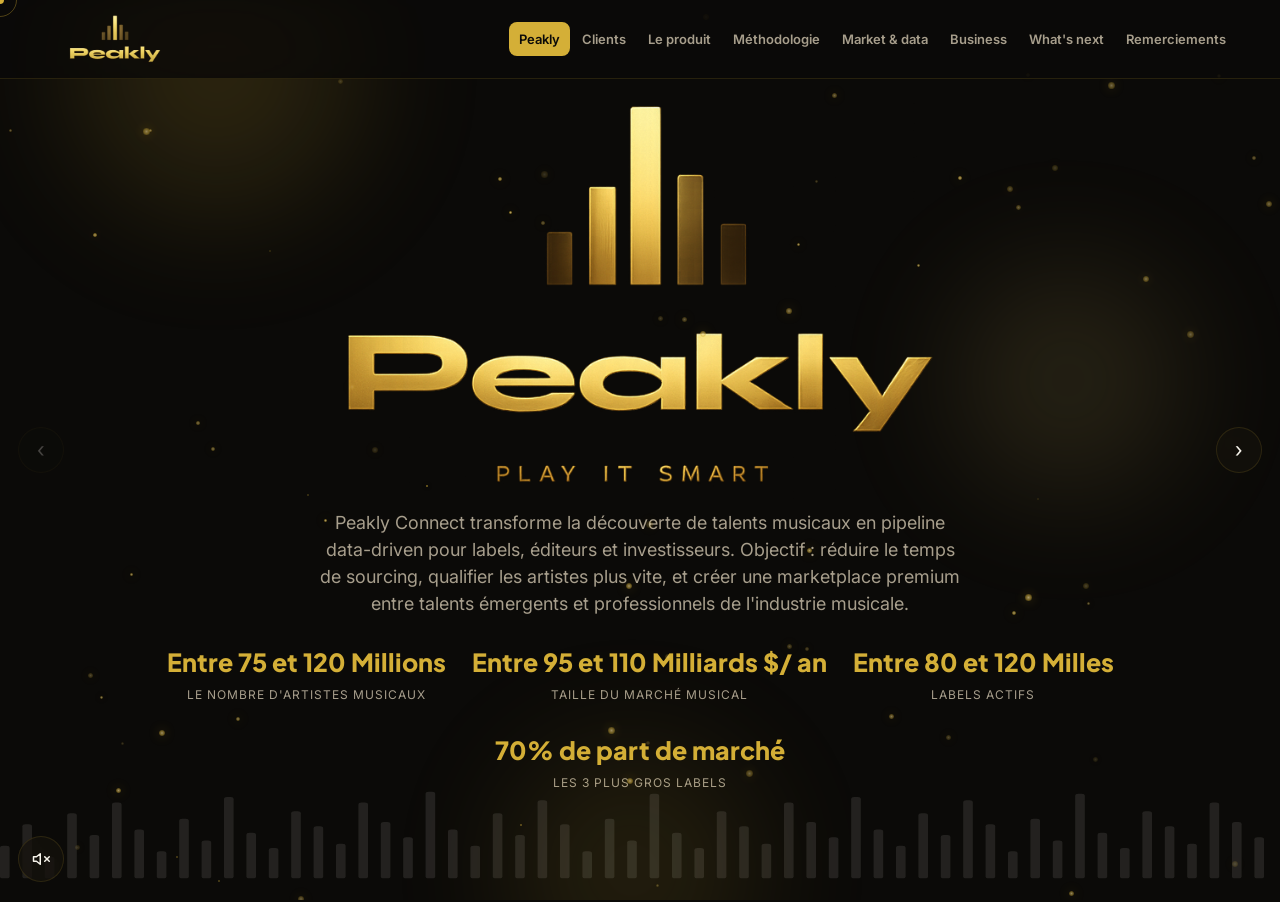
<file: Site_presentation/index.html>
<!DOCTYPE html>
<html lang="fr">
<head>
<meta charset="UTF-8">
<meta name="viewport" content="width=device-width, initial-scale=1.0">
<title>Peakly — Le sourcing musical, data-driven</title>
<meta name="description" content="Peakly Connect — plateforme de mise en relation entre talents musicaux émergents et professionnels de l'industrie, avec scoring data et analyse financière du marché.">
<link rel="preconnect" href="https://fonts.googleapis.com">
<link href="https://fonts.googleapis.com/css2?family=Plus+Jakarta+Sans:wght@500;700;800&family=Inter:wght@400;500;600;700&display=swap" rel="stylesheet">
<link rel="stylesheet" href="css/variables.css">
<link rel="stylesheet" href="css/base.css">
<link rel="stylesheet" href="css/layout.css">
<link rel="stylesheet" href="css/components.css">
<link rel="stylesheet" href="css/animations.css">

</head>
<body>
<div class="particles"></div>

<div class="launch_screen" id="launch_screen">
  <img src="assets/images/LOGO_PEAKLY_ZOOM.png" alt="Peakly" class="launch_logo">
  <div class="launch_bar_track"><div class="launch_bar_fill"></div></div>
  <div class="launch_label">Peakly Connect</div>
</div>

<audio id="ambient_audio" src="assets/audio/ambiance.mp3" loop preload="none"></audio>

<button class="audio_toggle" id="audio_toggle_btn" type="button" aria-pressed="false" aria-label="Activer la musique d'ambiance">
  <svg class="icon_muted" width="18" height="18" viewBox="0 0 24 24" fill="none" stroke="currentColor" stroke-width="2" stroke-linecap="round" stroke-linejoin="round"><polygon points="11 5 6 9 2 9 2 15 6 15 11 19 11 5"/><line x1="23" y1="9" x2="17" y2="15"/><line x1="17" y1="9" x2="23" y2="15"/></svg>
  <svg class="icon_playing" width="18" height="18" viewBox="0 0 24 24" fill="none" stroke="currentColor" stroke-width="2" stroke-linecap="round" stroke-linejoin="round"><polygon points="11 5 6 9 2 9 2 15 6 15 11 19 11 5"/><path d="M15.54 8.46a5 5 0 0 1 0 7.07"/><path d="M19.07 4.93a10 10 0 0 1 0 14.14"/></svg>
</button>

<header class="header_main">
  <div class="header_inner">
    <div class="logo_mark">
      <img src="assets/images/LOGO_PEAKLY_NAV.png" alt="Peakly" class="logo_image">
    </div>
    <nav class="nav_links">
      <a href="index.html" class="is_active">Peakly</a>
      <a href="02-à-propos.html">Clients</a>
      <a href="03-mission-objectifs.html">Le produit</a>
      <a href="04-méthode-outils.html">Méthodologie</a>
      <a href="05-axes-d'analyse.html">Market & data</a>
      <a href="06-visualisations.html">Business</a>
      <a href="08-perspectives-evolution.html">What's next</a>
      <a href="11-remerciement.html">Remerciements</a>
    </nav>
  </div>
</header>

<a class="nav_arrow prev is_disabled" href="#" aria-label="Diapositive précédente">&#8249;</a>
<a class="nav_arrow next" href="02-à-propos.html" aria-label="Diapositive suivante">&#8250;</a>



<main class="page_content is_hero" id="presentation">

  <div class="hero_bg" aria-hidden="true">
    <div class="hero_bokeh spot_1"></div>
    <div class="hero_bokeh spot_2"></div>
    <div class="hero_bokeh spot_3"></div>
    <svg class="hero_wave" viewBox="0 0 800 120" preserveAspectRatio="none" aria-hidden="true">
      <g>
        <rect x="0" y="70" width="6" height="30" rx="2"/><rect x="14" y="50" width="6" height="50" rx="2"/><rect x="28" y="80" width="6" height="20" rx="2"/><rect x="42" y="40" width="6" height="60" rx="2"/><rect x="56" y="60" width="6" height="40" rx="2"/><rect x="70" y="30" width="6" height="70" rx="2"/><rect x="84" y="55" width="6" height="45" rx="2"/><rect x="98" y="75" width="6" height="25" rx="2"/><rect x="112" y="45" width="6" height="55" rx="2"/><rect x="126" y="65" width="6" height="35" rx="2"/><rect x="140" y="25" width="6" height="75" rx="2"/><rect x="154" y="58" width="6" height="42" rx="2"/><rect x="168" y="72" width="6" height="28" rx="2"/><rect x="182" y="38" width="6" height="62" rx="2"/><rect x="196" y="52" width="6" height="48" rx="2"/><rect x="210" y="68" width="6" height="32" rx="2"/><rect x="224" y="30" width="6" height="70" rx="2"/><rect x="238" y="48" width="6" height="52" rx="2"/><rect x="252" y="62" width="6" height="38" rx="2"/><rect x="266" y="20" width="6" height="80" rx="2"/><rect x="280" y="55" width="6" height="45" rx="2"/><rect x="294" y="70" width="6" height="30" rx="2"/><rect x="308" y="40" width="6" height="60" rx="2"/><rect x="322" y="60" width="6" height="40" rx="2"/><rect x="336" y="28" width="6" height="72" rx="2"/><rect x="350" y="50" width="6" height="50" rx="2"/><rect x="364" y="75" width="6" height="25" rx="2"/><rect x="378" y="45" width="6" height="55" rx="2"/><rect x="392" y="65" width="6" height="35" rx="2"/><rect x="406" y="22" width="6" height="78" rx="2"/><rect x="420" y="58" width="6" height="42" rx="2"/><rect x="434" y="72" width="6" height="28" rx="2"/><rect x="448" y="38" width="6" height="62" rx="2"/><rect x="462" y="52" width="6" height="48" rx="2"/><rect x="476" y="68" width="6" height="32" rx="2"/><rect x="490" y="30" width="6" height="70" rx="2"/><rect x="504" y="48" width="6" height="52" rx="2"/><rect x="518" y="62" width="6" height="38" rx="2"/><rect x="532" y="25" width="6" height="75" rx="2"/><rect x="546" y="55" width="6" height="45" rx="2"/><rect x="560" y="70" width="6" height="30" rx="2"/><rect x="574" y="40" width="6" height="60" rx="2"/><rect x="588" y="60" width="6" height="40" rx="2"/><rect x="602" y="28" width="6" height="72" rx="2"/><rect x="616" y="50" width="6" height="50" rx="2"/><rect x="630" y="75" width="6" height="25" rx="2"/><rect x="644" y="45" width="6" height="55" rx="2"/><rect x="658" y="65" width="6" height="35" rx="2"/><rect x="672" y="22" width="6" height="78" rx="2"/><rect x="686" y="58" width="6" height="42" rx="2"/><rect x="700" y="72" width="6" height="28" rx="2"/><rect x="714" y="38" width="6" height="62" rx="2"/><rect x="728" y="52" width="6" height="48" rx="2"/><rect x="742" y="68" width="6" height="32" rx="2"/><rect x="756" y="30" width="6" height="70" rx="2"/><rect x="770" y="48" width="6" height="52" rx="2"/><rect x="784" y="62" width="6" height="38" rx="2"/>
      </g>
    </svg>
  </div>
  <!-- <div class="hero_fade" aria-hidden="true"></div> -->
  <img class="hero_logo" src="assets/images/LOGO_PEAKLY_ZOOM.png" alt="Peakly">
  <p class="hero_desc">Peakly Connect transforme la découverte de talents musicaux en pipeline data-driven pour labels, éditeurs et investisseurs. Objectif : réduire le temps de sourcing, qualifier les artistes plus vite, et créer une marketplace premium entre talents émergents et professionnels de l'industrie musicale.</p>
  <div class="hero_stats">
    <div class="stat_item"><div class="stat_number" style="color:var(--color-gold);">Entre 75 et 120 Millions</div><div class="stat_label">Le nombre d'artistes musicaux</div></div>
    <div class="stat_item"><div class="stat_number">Entre 95 et 110 Milliards $/ an</div><div class="stat_label">Taille du marché musical</div></div>
    <div class="stat_item"><div class="stat_number">Entre 80 et 120 Milles</div><div class="stat_label">Labels actifs</div></div>
    <div class="stat_item"><div class="stat_number">70% de part de marché</div><div class="stat_label">Les 3 plus gros labels</div></div>
  </div>

</main>

<script src="js/cursor.js"></script>
<script src="js/transitions.js"></script>

<script src="js/particules_animate.js"></script>
<script src="js/audio-ambient.js"></script>

</body>

</html>
</file>
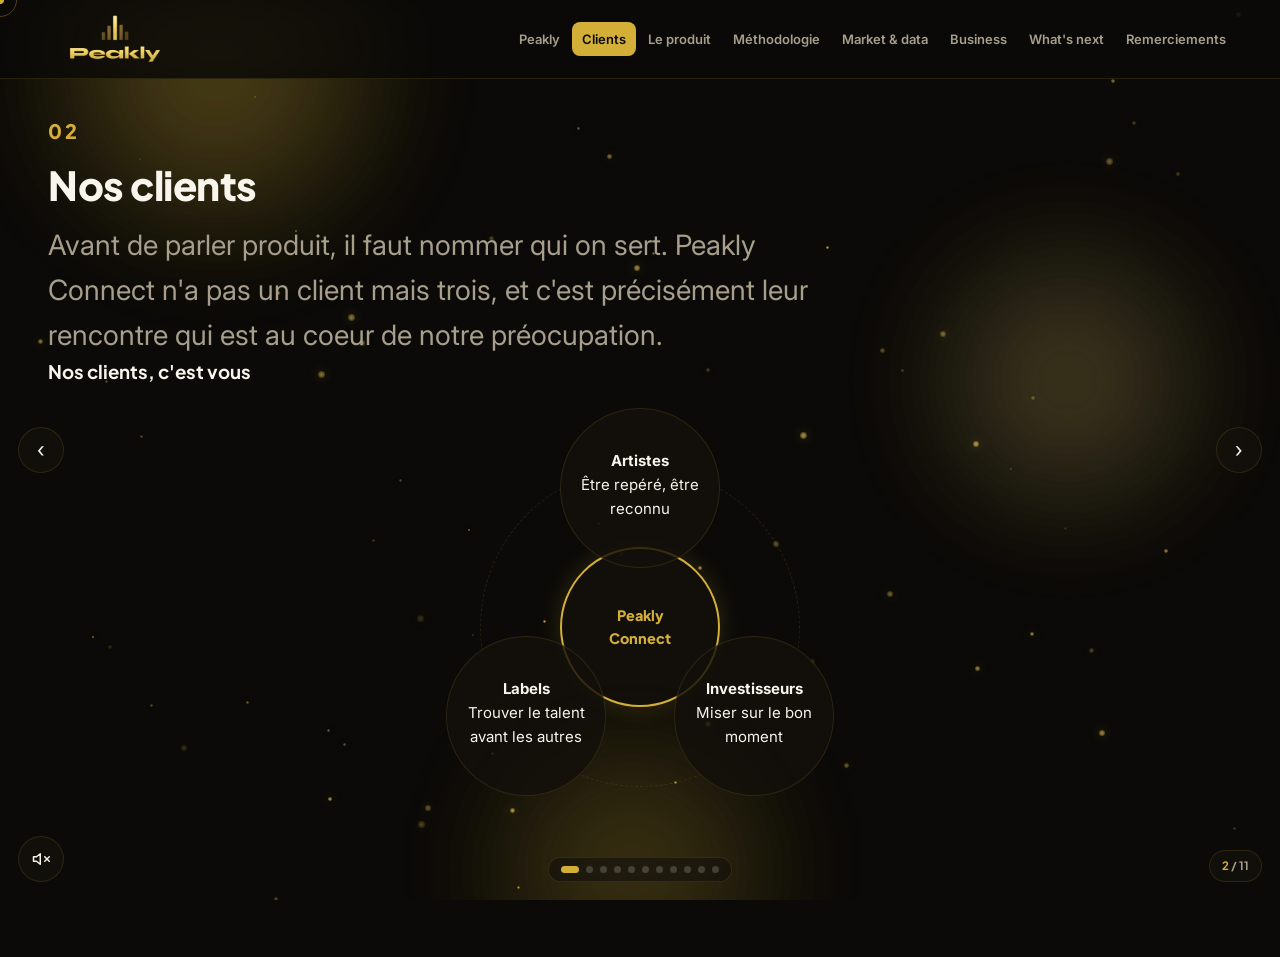
<file: Site_presentation/02-à-propos.html>
<!DOCTYPE html>
<html lang="fr">
<head>
<meta charset="UTF-8">
<meta name="viewport" content="width=device-width, initial-scale=1.0">
<title>Peakly — Le contexte</title>
<meta name="description" content="Peakly Connect — plateforme de mise en relation entre talents musicaux émergents et professionnels de l'industrie, avec scoring data et analyse financière du marché.">
<link rel="preconnect" href="https://fonts.googleapis.com">
<link href="https://fonts.googleapis.com/css2?family=Plus+Jakarta+Sans:wght@500;700;800&family=Inter:wght@400;500;600;700&display=swap" rel="stylesheet">
<link rel="stylesheet" href="css/variables.css">
<link rel="stylesheet" href="css/base.css">
<link rel="stylesheet" href="css/layout.css">
<link rel="stylesheet" href="css/components.css">
<link rel="stylesheet" href="css/animations.css">

</head>
<body>
  <div class="particles"></div>

<audio id="ambient_audio" src="assets/audio/ambiance.mp3" loop preload="none"></audio>

<button class="audio_toggle" id="audio_toggle_btn" type="button" aria-pressed="false" aria-label="Activer la musique d'ambiance">
  <svg class="icon_muted" width="18" height="18" viewBox="0 0 24 24" fill="none" stroke="currentColor" stroke-width="2" stroke-linecap="round" stroke-linejoin="round"><polygon points="11 5 6 9 2 9 2 15 6 15 11 19 11 5"/><line x1="23" y1="9" x2="17" y2="15"/><line x1="17" y1="9" x2="23" y2="15"/></svg>
  <svg class="icon_playing" width="18" height="18" viewBox="0 0 24 24" fill="none" stroke="currentColor" stroke-width="2" stroke-linecap="round" stroke-linejoin="round"><polygon points="11 5 6 9 2 9 2 15 6 15 11 19 11 5"/><path d="M15.54 8.46a5 5 0 0 1 0 7.07"/><path d="M19.07 4.93a10 10 0 0 1 0 14.14"/></svg>
</button>

<header class="header_main">
  <div class="header_inner">
    <div class="logo_mark">
      <img src="assets/images/LOGO_PEAKLY_NAV.png" alt="Peakly" class="logo_image">
    </div>
    <nav class="nav_links">
      <a href="index.html">Peakly</a>
      <a href="02-à-propos.html" class="is_active">Clients</a>
      <a href="03-mission-objectifs.html">Le produit</a>
      <a href="04-méthode-outils.html">Méthodologie</a>
      <a href="05-axes-d'analyse.html">Market & data</a>
      <a href="06-visualisations.html">Business</a>
      <a href="08-perspectives-evolution.html">What's next</a>
      <a href="11-remerciement.html">Remerciements</a>
    </nav>
  </div>
</header>

<a class="nav_arrow prev" href="index.html" aria-label="Diapositive précédente">&#8249;</a>
<a class="nav_arrow next" href="03-mission-objectifs.html" aria-label="Diapositive suivante">&#8250;</a>
<nav class="nav_dots">
    <a class="dot is_active" href="index.html" aria-label="Aller à : Peakly"></a>
    <a class="dot" href="02-à-propos.html" aria-label="Aller à : Notre Client "></a>
    <a class="dot" href="03-mission-objectifs.html" aria-label="Aller à : Notre mission & objectifs"></a>
    <a class="dot" href="04-méthode-outils.html" aria-label="Aller à : Notre méthode & outils"></a>
    <a class="dot" href="05-axes-d'analyse.html" aria-label="Aller à : Analytic"></a>
    <a class="dot" href="06-visualisations.html" aria-label="Aller à : Dashboard Power BI"></a>
    <a class="dot" href="07-recommandations.html" aria-label="Aller à : Notre vision"></a>
    <a class="dot" href="08-perspectives-evolution.html" aria-label="Aller à : Notre future"></a>
    <a class="dot" href="09-conclusion.html" aria-label="Aller à : Conclusion"></a>
    <a class="dot" href="10-our-team.html" aria-label="Aller à : Nous"></a>
    <a class="dot" href="11-remerciement.html" aria-label="Aller à : Remerciements"></a>
</nav>
<div class="nav_counter"><span class="current">2</span> / <span class="total">11</span></div>

<div class="hero_bg" aria-hidden="true">
  <div class="hero_bokeh spot_1"></div>
  <div class="hero_bokeh spot_2"></div>
  <div class="hero_bokeh spot_3"></div>
</div>

<main class="page_content" id="probleme">
    <div class="hero_bg" aria-hidden="true">
    <div class="hero_bokeh spot_1"></div>
    <div class="hero_bokeh spot_2"></div>
    <div class="hero_bokeh spot_3"></div>
    <svg class="hero_wave" viewBox="0 0 800 120" preserveAspectRatio="none" aria-hidden="true">

    </svg>
  </div>

  <div class="section_head">
    <div class="section_number">02</div>
    <h2>Nos clients</h2>
    <p>Avant de parler produit, il faut nommer qui on sert. Peakly Connect n'a pas un client mais trois, et c'est précisément leur rencontre qui est au coeur de notre préocupation.</p>
    <h3 class="section_subtitle">Nos clients, c'est vous</h3>
  </div>

<div class="hub_diagram">
  <div class="hub_center">Peakly<br>Connect</div>
  <div class="hub_node pos_top"><strong>Artistes</strong><br>Être repéré, être reconnu</div>
  <div class="hub_node pos_left"><strong>Labels</strong><br>Trouver le talent avant les autres</div>
  <div class="hub_node pos_right"><strong>Investisseurs</strong><br>Miser sur le bon moment</div>
</div>

</main>

<script src="js/cursor.js"></script>
<script src="js/transitions.js"></script>
<script src="js/navigation.js"></script>
<script src="js/particules_animate.js"></script>
<script src="js/audio-ambient.js"></script>

</body>
</html>
</file>
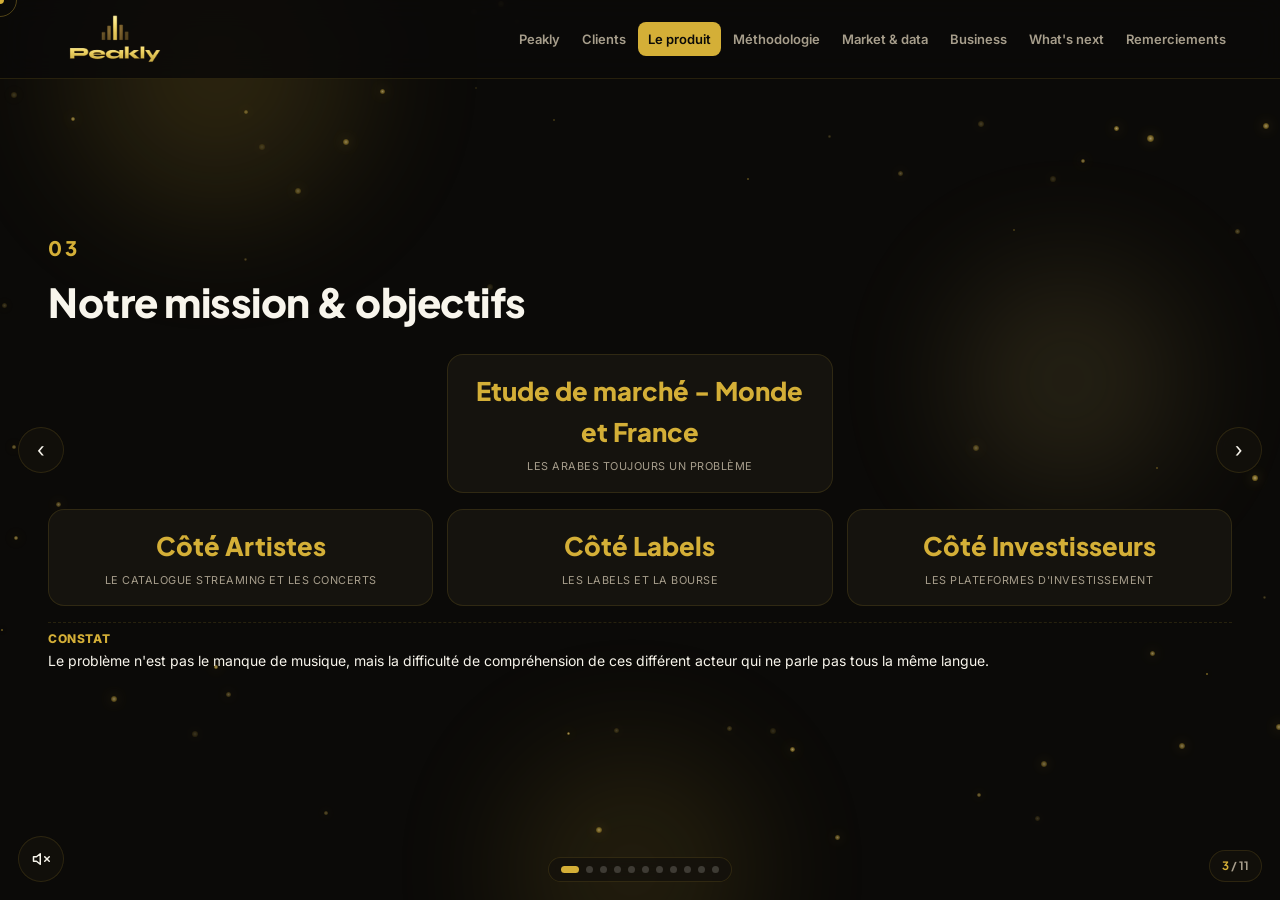
<file: Site_presentation/03-mission-objectifs.html>
<!DOCTYPE html>
<html lang="fr">
<head>
<meta charset="UTF-8">
<meta name="viewport" content="width=device-width, initial-scale=1.0">
<title>Peakly — Le problème en chiffres</title>
<meta name="description" content="Peakly Connect — plateforme de mise en relation entre talents musicaux émergents et professionnels de l'industrie, avec scoring data et analyse financière du marché.">
<link rel="preconnect" href="https://fonts.googleapis.com">
<link href="https://fonts.googleapis.com/css2?family=Plus+Jakarta+Sans:wght@500;700;800&family=Inter:wght@400;500;600;700&display=swap" rel="stylesheet">
<link rel="stylesheet" href="css/variables.css">
<link rel="stylesheet" href="css/base.css">
<link rel="stylesheet" href="css/layout.css">
<link rel="stylesheet" href="css/components.css">
<link rel="stylesheet" href="css/animations.css">

</head>
<body>
  <div class="particles"></div>

<audio id="ambient_audio" src="assets/audio/ambiance.mp3" loop preload="none"></audio>

<button class="audio_toggle" id="audio_toggle_btn" type="button" aria-pressed="false" aria-label="Activer la musique d'ambiance">
  <svg class="icon_muted" width="18" height="18" viewBox="0 0 24 24" fill="none" stroke="currentColor" stroke-width="2" stroke-linecap="round" stroke-linejoin="round"><polygon points="11 5 6 9 2 9 2 15 6 15 11 19 11 5"/><line x1="23" y1="9" x2="17" y2="15"/><line x1="17" y1="9" x2="23" y2="15"/></svg>
  <svg class="icon_playing" width="18" height="18" viewBox="0 0 24 24" fill="none" stroke="currentColor" stroke-width="2" stroke-linecap="round" stroke-linejoin="round"><polygon points="11 5 6 9 2 9 2 15 6 15 11 19 11 5"/><path d="M15.54 8.46a5 5 0 0 1 0 7.07"/><path d="M19.07 4.93a10 10 0 0 1 0 14.14"/></svg>
</button>

<header class="header_main">
  <div class="header_inner">
    <div class="logo_mark">
      <img src="assets/images/LOGO_PEAKLY_NAV.png" alt="Peakly" class="logo_image">
    </div>
    <nav class="nav_links">
      <a href="index.html">Peakly</a>
      <a href="02-à-propos.html">Clients</a>
      <a href="03-mission-objectifs.html" class="is_active">Le produit</a>
      <a href="04-méthode-outils.html">Méthodologie</a>
      <a href="05-axes-d'analyse.html">Market & data</a>
      <a href="06-visualisations.html">Business</a>
      <a href="08-perspectives-evolution.html">What's next</a>
      <a href="11-remerciement.html">Remerciements</a>
    </nav>
  </div>
</header>

<a class="nav_arrow prev" href="02-à-propos.html" aria-label="Diapositive précédente">&#8249;</a>
<a class="nav_arrow next" href="04-méthode-outils.html" aria-label="Diapositive suivante">&#8250;</a>
<nav class="nav_dots">
    <a class="dot is_active" href="index.html" aria-label="Aller à : Peakly"></a>
    <a class="dot" href="02-à-propos.html" aria-label="Aller à : Notre Client "></a>
    <a class="dot" href="03-mission-objectifs.html" aria-label="Aller à : Notre mission & objectifs"></a>
    <a class="dot" href="04-méthode-outils.html" aria-label="Aller à : Notre méthode & outils"></a>
    <a class="dot" href="05-axes-d'analyse.html" aria-label="Aller à : Analytic"></a>
    <a class="dot" href="06-visualisations.html" aria-label="Aller à : Dashboard Power BI"></a>
    <a class="dot" href="07-recommandations.html" aria-label="Aller à : Notre vision"></a>
    <a class="dot" href="08-perspectives-evolution.html" aria-label="Aller à : Notre future"></a>
    <a class="dot" href="09-conclusion.html" aria-label="Aller à : Conclusion"></a>
    <a class="dot" href="10-our-team.html" aria-label="Aller à : Nous"></a>
    <a class="dot" href="11-remerciement.html" aria-label="Aller à : Remerciements"></a>
</nav>
<div class="nav_counter"><span class="current">3</span> / <span class="total">11</span></div>

<div class="hero_bg" aria-hidden="true">
  <div class="hero_bokeh spot_1"></div>
  <div class="hero_bokeh spot_2"></div>
  <div class="hero_bokeh spot_3"></div>
</div>

<main class="page_content" id="probleme-stats">

  <div class="section_head">
    <div class="section_number">03</div>
    <h2>Notre mission & objectifs</h2>
  </div>

  <div class="grid_row grid_cols_3">
    <div class="card_panel card_kpi centre"><div class="card_kpi_value">Etude de marché - Monde et France</div><div class="card_kpi_label">Les arabes toujours un problème</div></div>
  </div>

  <div class="grid_row grid_cols_3" style="margin-top:16px;">
    <div class="card_panel card_kpi"><div class="card_kpi_value">Côté Artistes</div><div class="card_kpi_label">Le catalogue streaming et les concerts</div></div>
    <div class="card_panel card_kpi"><div class="card_kpi_value">Côté Labels</div><div class="card_kpi_label">Les labels et la bourse</div></div>
    <div class="card_panel card_kpi"><div class="card_kpi_value">Côté Investisseurs</div><div class="card_kpi_label">Les plateformes d'investissement</div></div>
  </div>
  <div class="insight_tag" style="margin-top:16px;"><span class="insight_label">Constat</span>Le problème n'est pas le manque de musique, mais la difficulté de compréhension de ces différent acteur qui ne parle pas tous la même langue.</div>

</main>

<script src="js/cursor.js"></script>
<script src="js/transitions.js"></script>
<script src="js/navigation.js"></script>
<script src="js/particules_animate.js"></script>
<script src="js/audio-ambient.js"></script>

</body>
</html>
</file>
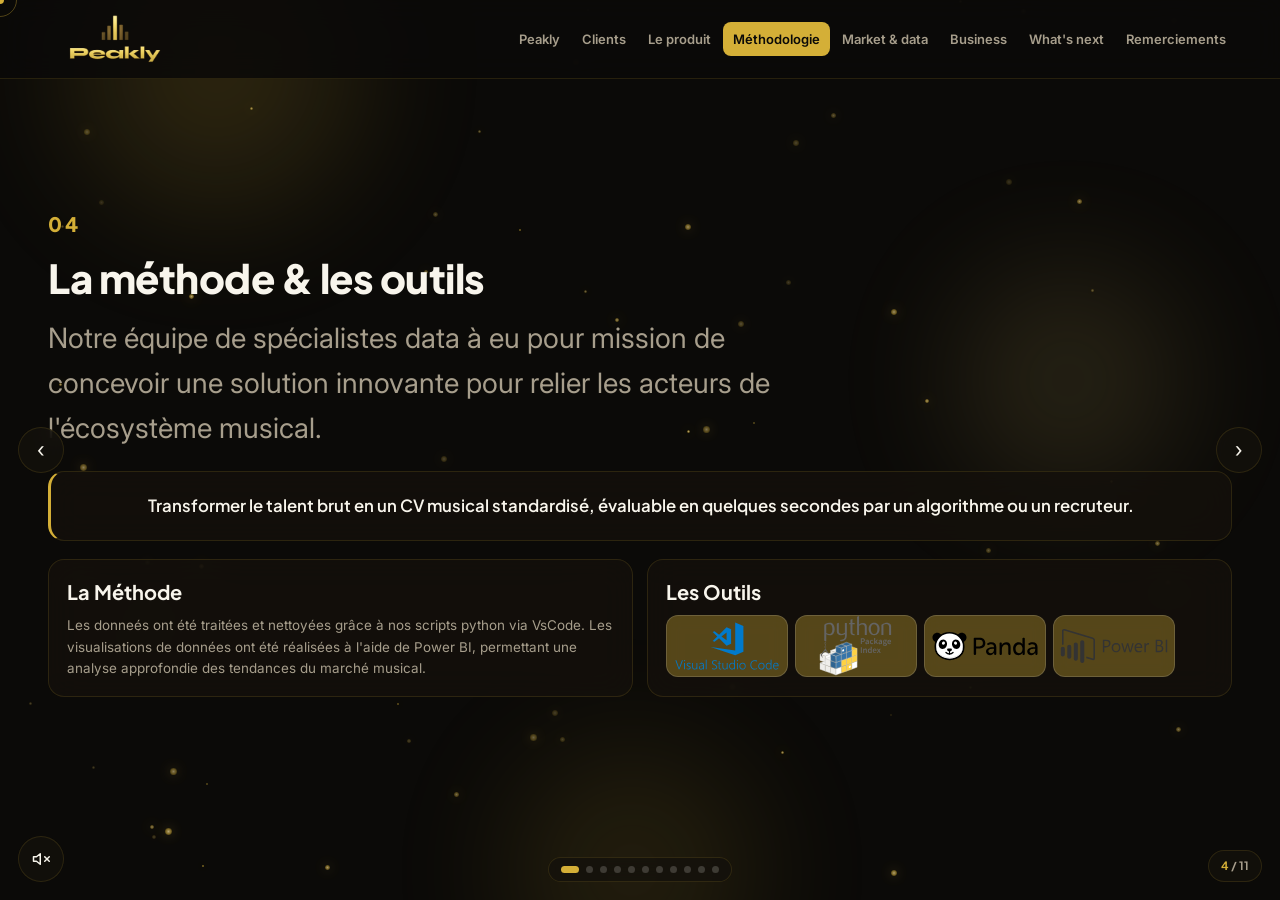
<file: Site_presentation/04-méthode-outils.html>
<!DOCTYPE html>
<html lang="fr">
<head>
<meta charset="UTF-8">
<meta name="viewport" content="width=device-width, initial-scale=1.0">
<title>Peakly — La méthodologie</title>
<meta name="description" content="Peakly Connect — plateforme de mise en relation entre talents musicaux émergents et professionnels de l'industrie, avec scoring data et analyse financière du marché.">
<link rel="preconnect" href="https://fonts.googleapis.com">
<link href="https://fonts.googleapis.com/css2?family=Plus+Jakarta+Sans:wght@500;700;800&family=Inter:wght@400;500;600;700&display=swap" rel="stylesheet">
<link rel="stylesheet" href="css/variables.css">
<link rel="stylesheet" href="css/base.css">
<link rel="stylesheet" href="css/layout.css">
<link rel="stylesheet" href="css/components.css">
<link rel="stylesheet" href="css/animations.css">

</head>
<body>
  <div class="particles"></div>

<audio id="ambient_audio" src="assets/audio/ambiance.mp3" loop preload="none"></audio>

<button class="audio_toggle" id="audio_toggle_btn" type="button" aria-pressed="false" aria-label="Activer la musique d'ambiance">
  <svg class="icon_muted" width="18" height="18" viewBox="0 0 24 24" fill="none" stroke="currentColor" stroke-width="2" stroke-linecap="round" stroke-linejoin="round"><polygon points="11 5 6 9 2 9 2 15 6 15 11 19 11 5"/><line x1="23" y1="9" x2="17" y2="15"/><line x1="17" y1="9" x2="23" y2="15"/></svg>
  <svg class="icon_playing" width="18" height="18" viewBox="0 0 24 24" fill="none" stroke="currentColor" stroke-width="2" stroke-linecap="round" stroke-linejoin="round"><polygon points="11 5 6 9 2 9 2 15 6 15 11 19 11 5"/><path d="M15.54 8.46a5 5 0 0 1 0 7.07"/><path d="M19.07 4.93a10 10 0 0 1 0 14.14"/></svg>
</button>

<header class="header_main">
  <div class="header_inner">
    <div class="logo_mark">
      <img src="assets/images/LOGO_PEAKLY_NAV.png" alt="Peakly" class="logo_image">
    </div>
    <nav class="nav_links">
      <a href="index.html">Peakly</a>
      <a href="02-à-propos.html">Clients</a>
      <a href="03-mission-objectifs.html">Le produit</a>
      <a href="04-méthode-outils.html" class="is_active">Méthodologie</a>
      <a href="05-axes-d'analyse.html">Market & data</a>
      <a href="06-visualisations.html">Business</a>
      <a href="08-perspectives-evolution.html">What's next</a>
      <a href="11-remerciement.html">Remerciements</a>
    </nav>
  </div>
</header>

<a class="nav_arrow prev" href="03-mission-objectifs.html" aria-label="Diapositive précédente">&#8249;</a>
<a class="nav_arrow next" href="05-axes-d'analyse.html" aria-label="Diapositive suivante">&#8250;</a>
<nav class="nav_dots">
    <a class="dot is_active" href="index.html" aria-label="Aller à : Peakly"></a>
    <a class="dot" href="02-à-propos.html" aria-label="Aller à : Notre Client "></a>
    <a class="dot" href="03-mission-objectifs.html" aria-label="Aller à : Notre mission & objectifs"></a>
    <a class="dot" href="04-méthode-outils.html" aria-label="Aller à : Notre méthode & outils"></a>
    <a class="dot" href="05-axes-d'analyse.html" aria-label="Aller à : Analytic"></a>
    <a class="dot" href="06-visualisations.html" aria-label="Aller à : Dashboard Power BI"></a>
    <a class="dot" href="07-recommandations.html" aria-label="Aller à : Notre vision"></a>
    <a class="dot" href="08-perspectives-evolution.html" aria-label="Aller à : Notre future"></a>
    <a class="dot" href="09-conclusion.html" aria-label="Aller à : Conclusion"></a>
    <a class="dot" href="10-our-team.html" aria-label="Aller à : Nous"></a>
    <a class="dot" href="11-remerciement.html" aria-label="Aller à : Remerciements"></a>
</nav>
<div class="nav_counter"><span class="current">4</span> / <span class="total">11</span></div>

<div class="hero_bg" aria-hidden="true">
  <div class="hero_bokeh spot_1"></div>
  <div class="hero_bokeh spot_2"></div>
  <div class="hero_bokeh spot_3"></div>
</div>

<main class="page_content" id="solution">

  <div class="section_head">
    <div class="section_number">04</div>
    <h2>La méthode & les outils</h2>
    <p>Notre équipe de spécialistes data à eu pour mission de concevoir une solution innovante pour relier les acteurs de l'écosystème musical.</p>
  </div>

  <div class="quote_box" style="margin-bottom:18px;">
    Transformer le talent brut en un CV musical standardisé, évaluable en quelques secondes par un algorithme ou un recruteur.
  </div>

  <div class="grid_row grid_cols_2">
    <div class="card_panel">
      <h3>La Méthode</h3>

      <p>Les donneés ont été traitées et nettoyées grâce à nos scripts python via VsCode. Les visualisations de données ont été réalisées à l'aide de Power BI, permettant une analyse approfondie des tendances du marché musical.</p>
    </div>
    <div class="card_panel">
      <h3>Les Outils</h3>    
        <div class='logo_mark'>
          <img class="logo_image_tool" src="assets/images/VsCodeLogo.svg" alt="VsCode"></img>
          <img class="logo_image_tool" src="assets/images/PythonLogo.svg" alt="Python"></img>
          <img class="logo_image_tool" src="assets/images/PandasLogo.svg" alt="Pandas"></img>
          <img class="logo_image_tool" src="assets/images/PowerBILogo.svg" alt="Power BI"></img>
        </div>

    </div>
  </div>

</main>

<script src="js/cursor.js"></script>
<script src="js/transitions.js"></script>
<script src="js/navigation.js"></script>
<script src="js/particules_animate.js"></script>
<script src="js/audio-ambient.js"></script>

</body>
</html>
</file>
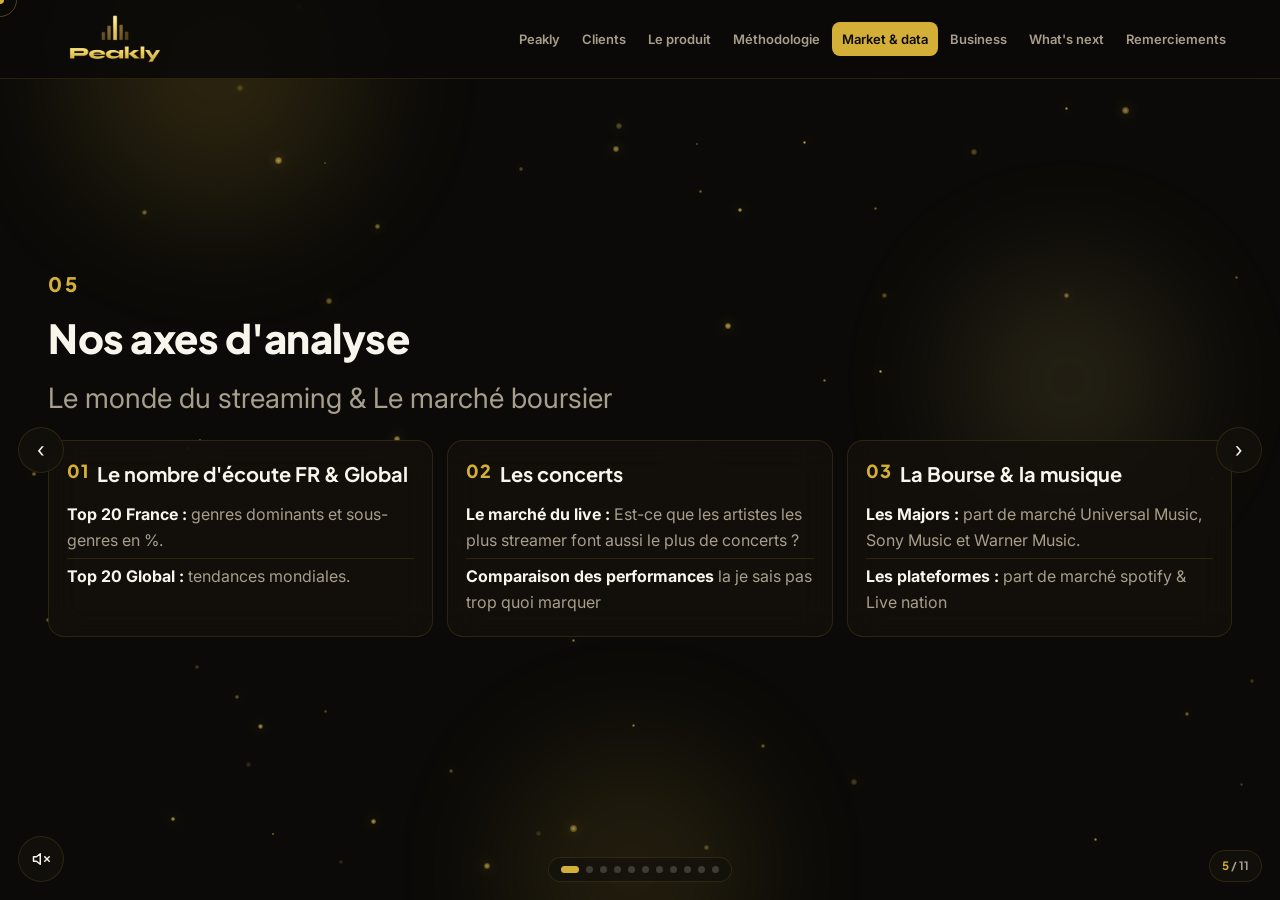
<file: Site_presentation/05-axes-d'analyse.html>
<!DOCTYPE html>
<html lang="fr">
<head>
<meta charset="UTF-8">
<meta name="viewport" content="width=device-width, initial-scale=1.0">
<title>Peakly — Espace artistes</title>
<meta name="description" content="Peakly Connect — plateforme de mise en relation entre talents musicaux émergents et professionnels de l'industrie, avec scoring data et analyse financière du marché.">
<link rel="preconnect" href="https://fonts.googleapis.com">
<link href="https://fonts.googleapis.com/css2?family=Plus+Jakarta+Sans:wght@500;700;800&family=Inter:wght@400;500;600;700&display=swap" rel="stylesheet">
<link rel="stylesheet" href="css/variables.css">
<link rel="stylesheet" href="css/base.css">
<link rel="stylesheet" href="css/layout.css">
<link rel="stylesheet" href="css/components.css">
<link rel="stylesheet" href="css/animations.css">

</head>
<body>
  <div class="particles"></div>

<audio id="ambient_audio" src="assets/audio/ambiance.mp3" loop preload="none"></audio>

<button class="audio_toggle" id="audio_toggle_btn" type="button" aria-pressed="false" aria-label="Activer la musique d'ambiance">
  <svg class="icon_muted" width="18" height="18" viewBox="0 0 24 24" fill="none" stroke="currentColor" stroke-width="2" stroke-linecap="round" stroke-linejoin="round"><polygon points="11 5 6 9 2 9 2 15 6 15 11 19 11 5"/><line x1="23" y1="9" x2="17" y2="15"/><line x1="17" y1="9" x2="23" y2="15"/></svg>
  <svg class="icon_playing" width="18" height="18" viewBox="0 0 24 24" fill="none" stroke="currentColor" stroke-width="2" stroke-linecap="round" stroke-linejoin="round"><polygon points="11 5 6 9 2 9 2 15 6 15 11 19 11 5"/><path d="M15.54 8.46a5 5 0 0 1 0 7.07"/><path d="M19.07 4.93a10 10 0 0 1 0 14.14"/></svg>
</button>

<header class="header_main">
  <div class="header_inner">
    <div class="logo_mark">
      <img src="assets/images/LOGO_PEAKLY_NAV.png" alt="Peakly" class="logo_image">
    </div>
    <nav class="nav_links">
      <a href="index.html">Peakly</a>
      <a href="02-à-propos.html">Clients</a>
      <a href="03-mission-objectifs.html">Le produit</a>
      <a href="04-méthode-outils.html">Méthodologie</a>
      <a href="05-axes-d'analyse.html" class="is_active">Market & data</a>
      <a href="06-visualisations.html">Business</a>
      <a href="08-perspectives-evolution.html">What's next</a>
      <a href="11-remerciement.html">Remerciements</a>
    </nav>
  </div>
</header>

<a class="nav_arrow prev" href="04-méthode-outils.html" aria-label="Diapositive précédente">&#8249;</a>
<a class="nav_arrow next" href="06-visualisations.html" aria-label="Diapositive suivante">&#8250;</a>
<nav class="nav_dots">
    <a class="dot is_active" href="index.html" aria-label="Aller à : Peakly"></a>
    <a class="dot" href="02-à-propos.html" aria-label="Aller à : Notre Client "></a>
    <a class="dot" href="03-mission-objectifs.html" aria-label="Aller à : Notre mission & objectifs"></a>
    <a class="dot" href="04-méthode-outils.html" aria-label="Aller à : Notre méthode & outils"></a>
    <a class="dot" href="05-axes-d'analyse.html" aria-label="Aller à : Analytic"></a>
    <a class="dot" href="06-visualisations.html" aria-label="Aller à : Dashboard Power BI"></a>
    <a class="dot" href="07-recommandations.html" aria-label="Aller à : Notre vision"></a>
    <a class="dot" href="08-perspectives-evolution.html" aria-label="Aller à : Notre future"></a>
    <a class="dot" href="09-conclusion.html" aria-label="Aller à : Conclusion"></a>
    <a class="dot" href="10-our-team.html" aria-label="Aller à : Nous"></a>
    <a class="dot" href="11-remerciement.html" aria-label="Aller à : Remerciements"></a>
</nav>
<div class="nav_counter"><span class="current">5</span> / <span class="total">11</span></div>

<div class="hero_bg" aria-hidden="true">
  <div class="hero_bokeh spot_1"></div>
  <div class="hero_bokeh spot_2"></div>
  <div class="hero_bokeh spot_3"></div>
</div>

<main class="page_content" id="fonctionnement">

  <div class="section_head">
    <div class="section_number">05</div>
    <h2>Nos axes d'analyse</h2>
    <p>Le monde du streaming &amp; Le marché boursier</p>
  </div>

  <div class="grid_row grid_cols_3">
    <div class="card_panel">
      <h3><span class="card_role">01</span>Le nombre d'écoute FR &amp; Global</h3>
      <ul>
        <li><strong>Top 20 France : </strong> genres dominants et sous-genres en %.</li>
        <li><strong>Top 20 Global : </strong> tendances mondiales.</li>
      </ul>
    </div>
    <div class="card_panel">
      <h3><span class="card_role">02</span>Les concerts</h3>
      <ul>
        <li><strong>Le marché du live : </strong> Est-ce que les artistes les plus streamer font aussi le plus de concerts ?</li>
        <li><strong>Comparaison des performances</strong> la je sais pas trop quoi marquer</li>
      </ul>
      </div>
    <div class="card_panel">
      <h3><span class="card_role">03</span>La Bourse &amp; la musique</h3>
      <ul>
        <li><strong>Les Majors :</strong> part de marché Universal Music, Sony Music et Warner Music.</li>
        <li><strong>Les plateformes : </strong> part de marché spotify &amp; Live nation</li>
      </ul>
    </div>
  </div>

</main>

<script src="js/cursor.js"></script>
<script src="js/transitions.js"></script>
<script src="js/navigation.js"></script>
<script src="js/particules_animate.js"></script>
<script src="js/audio-ambient.js"></script>

</body>
</html>
</file>
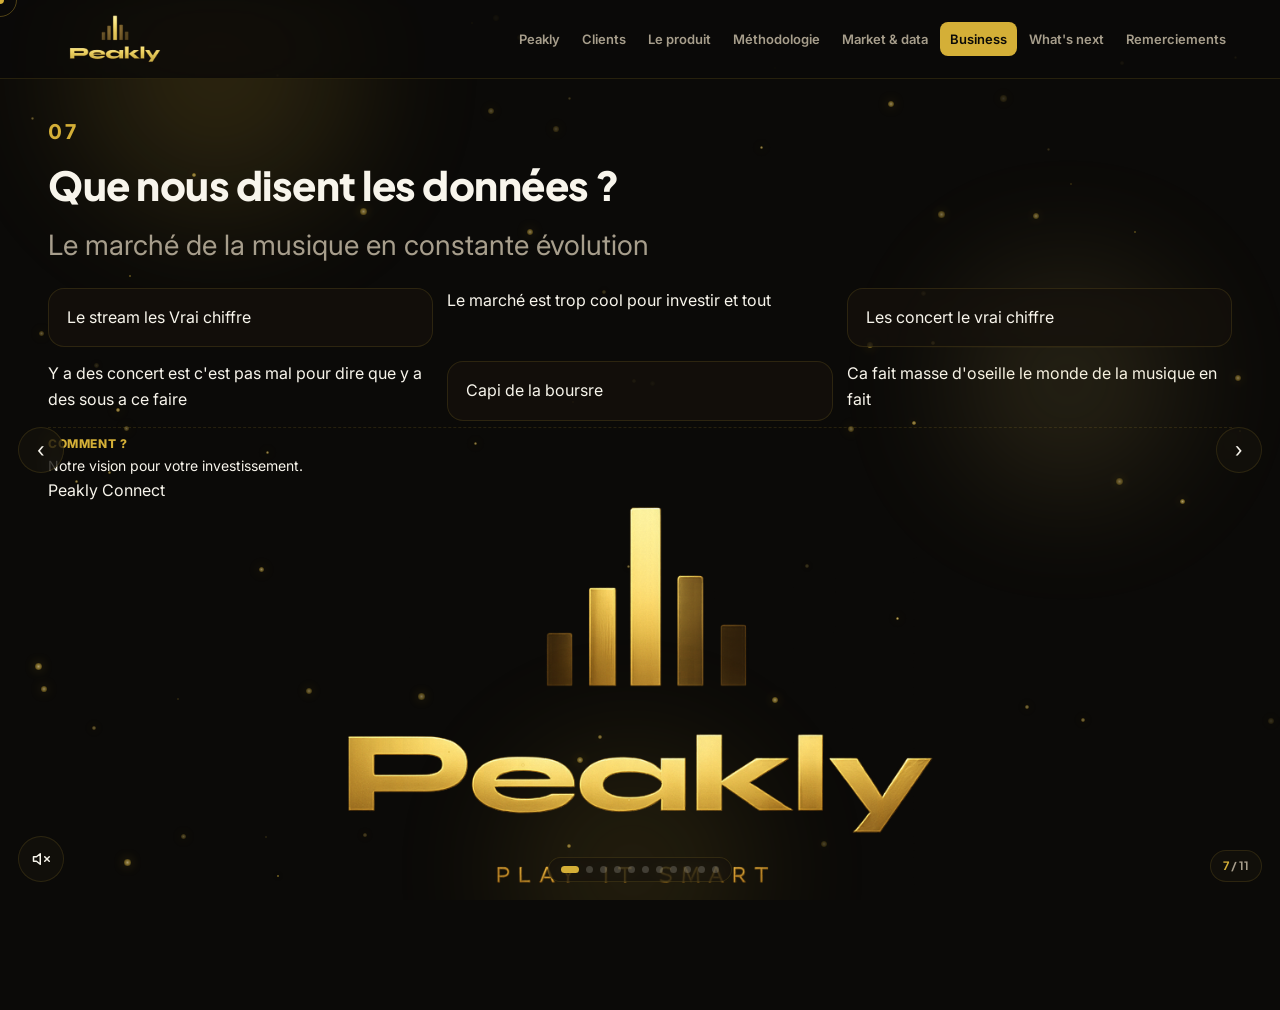
<file: Site_presentation/07-recommandations.html>
<!DOCTYPE html>
<html lang="fr">
<head>
<meta charset="UTF-8">
<meta name="viewport" content="width=device-width, initial-scale=1.0">
<title>Peakly — Cas d'usage data</title>
<meta name="description" content="Peakly Connect — plateforme de mise en relation entre talents musicaux émergents et professionnels de l'industrie, avec scoring data et analyse financière du marché.">
<link rel="preconnect" href="https://fonts.googleapis.com">
<link href="https://fonts.googleapis.com/css2?family=Plus+Jakarta+Sans:wght@500;700;800&family=Inter:wght@400;500;600;700&display=swap" rel="stylesheet">
<link rel="stylesheet" href="css/variables.css">
<link rel="stylesheet" href="css/base.css">
<link rel="stylesheet" href="css/layout.css">
<link rel="stylesheet" href="css/components.css">
<link rel="stylesheet" href="css/animations.css">

</head>
<body>
  <div class="particles"></div>

<audio id="ambient_audio" src="assets/audio/ambiance.mp3" loop preload="none"></audio>

<button class="audio_toggle" id="audio_toggle_btn" type="button" aria-pressed="false" aria-label="Activer la musique d'ambiance">
  <svg class="icon_muted" width="18" height="18" viewBox="0 0 24 24" fill="none" stroke="currentColor" stroke-width="2" stroke-linecap="round" stroke-linejoin="round"><polygon points="11 5 6 9 2 9 2 15 6 15 11 19 11 5"/><line x1="23" y1="9" x2="17" y2="15"/><line x1="17" y1="9" x2="23" y2="15"/></svg>
  <svg class="icon_playing" width="18" height="18" viewBox="0 0 24 24" fill="none" stroke="currentColor" stroke-width="2" stroke-linecap="round" stroke-linejoin="round"><polygon points="11 5 6 9 2 9 2 15 6 15 11 19 11 5"/><path d="M15.54 8.46a5 5 0 0 1 0 7.07"/><path d="M19.07 4.93a10 10 0 0 1 0 14.14"/></svg>
</button>

<header class="header_main">
  <div class="header_inner">
    <div class="logo_mark">
      <img src="assets/images/LOGO_PEAKLY_NAV.png" alt="Peakly" class="logo_image">
    </div>
    <nav class="nav_links">
      <a href="index.html">Peakly</a>
      <a href="02-à-propos.html">Clients</a>
      <a href="03-mission-objectifs.html">Le produit</a>
      <a href="04-méthode-outils.html">Méthodologie</a>
      <a href="05-axes-d'analyse.html">Market & data</a>
      <a href="06-visualisations.html" class="is_active">Business</a>
      <a href="08-perspectives-evolution.html">What's next</a>
      <a href="11-remerciement.html">Remerciements</a>
    </nav>
  </div>
</header>

<a class="nav_arrow prev" href="06-visualisations.html" aria-label="Diapositive précédente">&#8249;</a>
<a class="nav_arrow next" href="08-perspectives-evolution.html" aria-label="Diapositive suivante">&#8250;</a>
<nav class="nav_dots">
    <a class="dot is_active" href="index.html" aria-label="Aller à : Peakly"></a>
    <a class="dot" href="02-à-propos.html" aria-label="Aller à : Notre Client "></a>
    <a class="dot" href="03-mission-objectifs.html" aria-label="Aller à : Notre mission & objectifs"></a>
    <a class="dot" href="04-méthode-outils.html" aria-label="Aller à : Notre méthode & outils"></a>
    <a class="dot" href="05-axes-d'analyse.html" aria-label="Aller à : Analytic"></a>
    <a class="dot" href="06-visualisations.html" aria-label="Aller à : Dashboard Power BI"></a>
    <a class="dot" href="07-recommandations.html" aria-label="Aller à : Notre vision"></a>
    <a class="dot" href="08-perspectives-evolution.html" aria-label="Aller à : Notre future"></a>
    <a class="dot" href="09-conclusion.html" aria-label="Aller à : Conclusion"></a>
    <a class="dot" href="10-our-team.html" aria-label="Aller à : Nous"></a>
    <a class="dot" href="11-remerciement.html" aria-label="Aller à : Remerciements"></a>
</nav>
<div class="nav_counter"><span class="current">7</span> / <span class="total">11</span></div>

<div class="hero_bg" aria-hidden="true">
  <div class="hero_bokeh spot_1"></div>
  <div class="hero_bokeh spot_2"></div>
  <div class="hero_bokeh spot_3"></div>
</div>

<main class="page_content" id="conclusion">
  <div class="section_head">
    <div class="section_number">07</div>
    <h2>Que nous disent les données ?</h2>
    <p>Le marché de la musique en constante évolution</p>
  </div>
  <div class="grid_row grid_cols_3">
    <div class="card_panel card_kpi_value">Le stream les Vrai chiffre</div><p>Le marché est trop cool pour investir et tout</p>
    <div class="card_panel card_kpi_value">Les concert le vrai chiffre</div><p>Y a des concert est c'est pas mal pour dire que y a des sous a ce faire </p>
    <div class="card_panel card_kpi_value">Capi de la boursre</div><p>Ca fait masse d'oseille le monde de la musique en fait </p>
    </div>
  </div>
  <div class="insight_tag"><span class="insight_label">Comment ? </span>Notre vision pour votre investissement.
  </div class="card_panel h3"> Peakly Connect <img class="hero_logo" src="assets/images/LOGO_PEAKLY_ZOOM.png" alt="Peakly"> </div> 




</main>

<script src="js/video.js"></script>
<script src="js/cursor.js"></script>
<script src="js/transitions.js"></script>
<script src="js/navigation.js"></script>
<script src="js/particules_animate.js"></script>
<script src="js/audio-ambient.js"></script>

</body>
</html>
</file>
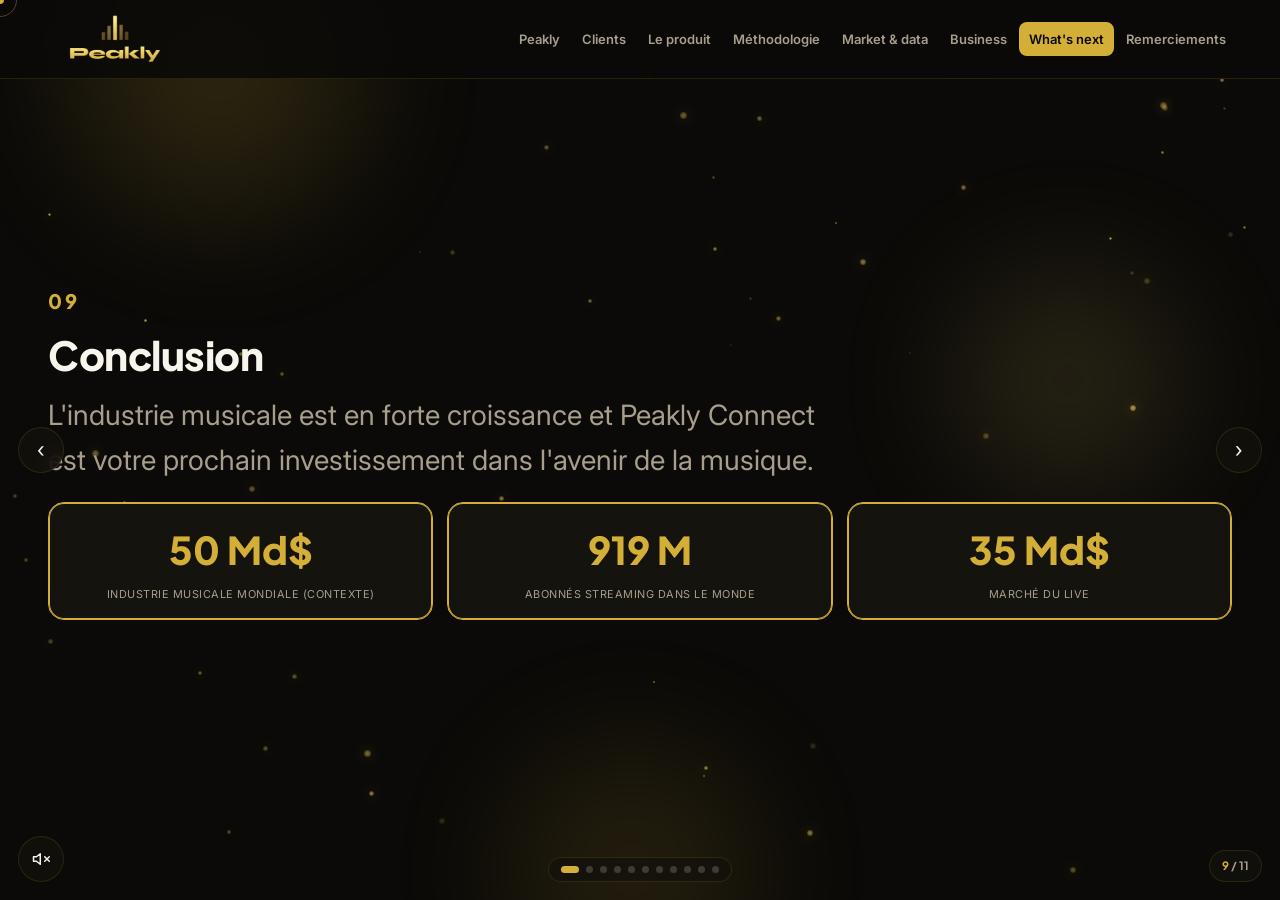
<file: Site_presentation/09-conclusion.html>
<!DOCTYPE html>
<html lang="fr">
<head>
<meta charset="UTF-8">
<meta name="viewport" content="width=device-width, initial-scale=1.0">
<title>Peakly — Le marché</title>
<meta name="description" content="Peakly Connect — plateforme de mise en relation entre talents musicaux émergents et professionnels de l'industrie, avec scoring data et analyse financière du marché.">
<link rel="preconnect" href="https://fonts.googleapis.com">
<link href="https://fonts.googleapis.com/css2?family=Plus+Jakarta+Sans:wght@500;700;800&family=Inter:wght@400;500;600;700&display=swap" rel="stylesheet">
<link rel="stylesheet" href="css/variables.css">
<link rel="stylesheet" href="css/base.css">
<link rel="stylesheet" href="css/layout.css">
<link rel="stylesheet" href="css/components.css">
<link rel="stylesheet" href="css/animations.css">

</head>
<body>
  <div class="particles"></div>

<audio id="ambient_audio" src="assets/audio/ambiance.mp3" loop preload="none"></audio>

<button class="audio_toggle" id="audio_toggle_btn" type="button" aria-pressed="false" aria-label="Activer la musique d'ambiance">
  <svg class="icon_muted" width="18" height="18" viewBox="0 0 24 24" fill="none" stroke="currentColor" stroke-width="2" stroke-linecap="round" stroke-linejoin="round"><polygon points="11 5 6 9 2 9 2 15 6 15 11 19 11 5"/><line x1="23" y1="9" x2="17" y2="15"/><line x1="17" y1="9" x2="23" y2="15"/></svg>
  <svg class="icon_playing" width="18" height="18" viewBox="0 0 24 24" fill="none" stroke="currentColor" stroke-width="2" stroke-linecap="round" stroke-linejoin="round"><polygon points="11 5 6 9 2 9 2 15 6 15 11 19 11 5"/><path d="M15.54 8.46a5 5 0 0 1 0 7.07"/><path d="M19.07 4.93a10 10 0 0 1 0 14.14"/></svg>
</button>

<header class="header_main">
  <div class="header_inner">
    <div class="logo_mark">
      <img src="assets/images/LOGO_PEAKLY_NAV.png" alt="Peakly" class="logo_image">
    </div>
    <nav class="nav_links">
      <a href="index.html">Peakly</a>
      <a href="02-à-propos.html">Clients</a>
      <a href="03-mission-objectifs.html">Le produit</a>
      <a href="04-méthode-outils.html">Méthodologie</a>
      <a href="05-axes-d'analyse.html">Market & data</a>
      <a href="06-visualisations.html">Business</a>
      <a href="08-perspectives-evolution.html" class="is_active">What's next</a>
      <a href="11-remerciement.html">Remerciements</a>
    </nav>
  </div>
</header>

<a class="nav_arrow prev" href="08-perspectives-evolution.html" aria-label="Diapositive précédente">&#8249;</a>
<a class="nav_arrow next" href="10-our-team.html" aria-label="Diapositive suivante">&#8250;</a>
<nav class="nav_dots">
    <a class="dot is_active" href="index.html" aria-label="Aller à : Peakly"></a>
    <a class="dot" href="02-à-propos.html" aria-label="Aller à : Notre Client "></a>
    <a class="dot" href="03-mission-objectifs.html" aria-label="Aller à : Notre mission & objectifs"></a>
    <a class="dot" href="04-méthode-outils.html" aria-label="Aller à : Notre méthode & outils"></a>
    <a class="dot" href="05-axes-d'analyse.html" aria-label="Aller à : Analytic"></a>
    <a class="dot" href="06-visualisations.html" aria-label="Aller à : Dashboard Power BI"></a>
    <a class="dot" href="07-recommandations.html" aria-label="Aller à : Notre vision"></a>
    <a class="dot" href="08-perspectives-evolution.html" aria-label="Aller à : Notre future"></a>
    <a class="dot" href="09-conclusion.html" aria-label="Aller à : Conclusion"></a>
    <a class="dot" href="10-our-team.html" aria-label="Aller à : Nous"></a>
    <a class="dot" href="11-remerciement.html" aria-label="Aller à : Remerciements"></a>
</nav>
<div class="nav_counter"><span class="current">9</span> / <span class="total">11</span></div>

<div class="hero_bg" aria-hidden="true">
  <div class="hero_bokeh spot_1"></div>
  <div class="hero_bokeh spot_2"></div>
  <div class="hero_bokeh spot_3"></div>
</div>

<main class="page_content" id="conclusion">

  <div class="section_head">
    <div class="section_number">09</div>
    <h2>Conclusion</h2>
    <p>L'industrie musicale est en forte croissance et Peakly Connect est votre prochain investissement dans l'avenir de la musique.</p>
  </div>
  <div class="grid_row grid_cols_3">
    <div class="card_panel card_kpi is_highlight"><div class="card_kpi_value" style="font-size:2.4rem;">50 Md$</div><div class="card_kpi_label">Industrie musicale mondiale (contexte)</div></div>
    <div class="card_panel card_kpi is_highlight"><div class="card_kpi_value" style="font-size:2.4rem;">919 M</div><div class="card_kpi_label">Abonnés streaming dans le monde</div></div>
    <div class="card_panel card_kpi is_highlight"><div class="card_kpi_value" style="font-size:2.4rem;">35 Md$</div><div class="card_kpi_label">Marché du live</div></div>
  </div>

</main>

<script src="js/cursor.js"></script>
<script src="js/transitions.js"></script>
<script src="js/navigation.js"></script>
<script src="js/particules_animate.js"></script>
<script src="js/audio-ambient.js"></script>

</body>
</html>
</file>
<file: Site_presentation/css/variables.css>
/* =====================================================================
   VARIABLES.CSS
   Toutes les valeurs réglables du site : couleurs, polices, rayons, ombres.
   -> C'est LE fichier à ouvrir en premier si tu veux changer une couleur
      ou une police partout sur le site en une seule fois.
   ===================================================================== */

:root{

  /* ---- Couleurs de fond ---- */
  --color-black:        #0B0A08;   /* fond général du site */
  --color-black-soft:   #121016;   /* fond des sections légèrement différencié */
  --color-panel:        rgba(20, 17, 12, 0.82);  /* fond des cartes (avec transparence) */
  --color-panel-solid:  #15130E;   /* fond plein pour les KPI / blocs contrastés */
  --color-border:       rgba(212, 175, 55, 0.14); /* bordure discrète, teinte or */

  /* ---- Or : couleur d'accent unique du site ---- */
  --color-gold:         #D4AF37;   /* or principal : titres, liens actifs, bordures fortes */
  --color-gold-bright:  #F1D272;   /* or clair : hover, éclat, texte sur fond sombre */
  --color-gold-soft:    rgba(212, 175, 55, 0.14); /* fond or très léger (tags, badges) */
  --color-gold-dim:     rgba(212, 175, 55, 0.35); /* bordure or, intensité moyenne */

  /* ---- Couleurs fonctionnelles (données financières) ---- */
  --color-success:      #22C55E;   /* hausse, positif, validé */
  --color-success-soft: rgba(34, 197, 94, 0.12);
  --color-danger:       #F43F5E;   /* baisse, négatif, refusé */
  --color-danger-soft:  rgba(244, 63, 94, 0.13);
  --color-neutral:      #94A3B8;   /* données neutres dans les graphiques */
  --color-neutral-dark: #475569;

  /* ---- Texte ---- */
  --color-text:         #F8F5EC;   /* texte principal, blanc cassé chaud */
  --color-text-muted:   #A79E8C;   /* texte secondaire, gris chaud */

  /* ---- Typographie ---- */
  --font-display: 'Plus Jakarta Sans', sans-serif;  /* titres */
  --font-body:    'Inter', Helvetica, Arial, sans-serif; /* texte courant */

  /* ---- Rayons de bordure ---- */
  --radius-small:  8px;
  --radius-medium: 14px;
  --radius-large:  16px;
  --radius-pill:   999px;

  /* ---- Épaisseurs de bordure ---- */
  --border-thin:   1px;
  --border-thick:  2px;

  /* ---- Ombres ---- */
  --shadow-soft:   0 8px 24px rgba(194, 188, 152, 0.35);
  --shadow-gold-glow: 0 0 24px rgba(212, 175, 55, 0.18);

  /* ---- Espacements ---- */
  --gap-xs: 6px;
  --gap-sm: 12px;
  --gap-md: 18px;
  --gap-lg: 28px;
  --gap-xl: 40px;

  /* ---- Dimensions structurelles ---- */
  --nav-height: 72px;
  --content-max-width: 1240px;

  /* ---- Vitesses d'animation ---- */
  --speed-fast:   0.2s;
  --speed-normal: 0.4s;
  --speed-slow:   0.7s;
}
</file>
<file: Site_presentation/css/base.css>
/* BASE.CSS Pas de classes ici : uniquement des sélecteurs de balises. */


*{
  box-sizing: border-box;
  margin: 0;
  padding: 0;
}

html, body{
  height: 100%;
}

body{
  background: var(--color-black);
  color: var(--color-text);
  font-family: var(--font-body);
  line-height: 1.6;
  position: relative;
}

a{
  color: inherit;
  text-decoration: none;
}

img{
  max-width: 100%;
  display: block;
}

h1, h2, h3, h4{
  font-family: var(--font-display);
}

ul{
  list-style: none;
}

svg.icon_inline{
  display: inline-block;
  vertical-align: middle;
  flex-shrink: 0;
}

table{
  width: 100%;
  border-collapse: collapse;
  font-size: 0.8rem;
}

table th, table td{
  padding: 9px 14px;
  border-bottom: var(--border-thin) solid var(--color-border);
  text-align: left;
}

table th{
  color: var(--color-text-muted);
  font-weight: 700;
  font-size: 0.74rem;
  text-transform: uppercase;
  letter-spacing: 0.5px;
}

table tr:last-child td{
  border-bottom: none;
}

/* Respecte les personnes sensibles au mouvement : coupe toutes les animations */
@media (prefers-reduced-motion: reduce){
  *, *::before, *::after{
    animation-duration: 0.01ms !important;
    animation-iteration-count: 1 !important;
    transition-duration: 0.01ms !important;
    scroll-behavior: auto !important;
  }
}
</file>
<file: Site_presentation/css/layout.css>
/* 
   LAYOUT.CSS
   Structure générale des pages : header, grille, zone de contenu,
   contrôles de navigation fixes (flèches, points, compteur).
*/

/*  Header */

.header_main{
  position: fixed;
  top: 0; left: 0; right: 0;
  z-index: 200;
  background: rgba(11, 10, 8, 0.88);
  backdrop-filter: blur(14px);
  border-bottom: var(--border-thin) solid var(--color-border);
}

.header_inner{
  max-width: var(--content-max-width);
  margin: 0 auto;
  padding: 14px 24px;
  display: flex;
  align-items: center;
  justify-content: space-between;
  flex-wrap: wrap;
  gap: 8px;
}

.logo_mark{
  font-family: var(--font-display);
  font-size: 21px;
  font-weight: 800;
  letter-spacing: 0.5px;
  display: flex;
  align-items: center;
  gap: 7px;
  color: var(--color-text);
}

.logo_image{
  height: 50px;
  width: auto;
  display: block;
}

.logo_image_tool{
    display: inline-flex;
    gap: 12px;

    background: var( --color-gold-dim);
    backdrop-filter: blur(8px);
    border: 1px solid rgba(255,255,255,.15);
    border-radius: 12px;
}

.nav_links{
  display: flex;
  gap: 2px;
  flex-wrap: wrap;
  justify-content: flex-end;
}

.nav_links a{
  font-size: 13px;
  color: var(--color-text-muted);
  padding: 7px 10px;
  border-radius: var(--radius-small);
  font-weight: 600;
  transition: var(--speed-fast);
  white-space: nowrap;
}

.nav_links a:hover{
  color: var(--color-black);
  background: var(--color-gold);
}

.nav_links a.is_active{
  color: var(--color-black);
  background: var(--color-gold);
}

/* Zone de contenu de chaque page/slide */

.page_content{
  min-height: 100vh;
  padding: calc(var(--nav-height) + 36px) 28px 110px;
  max-width: var(--content-max-width);
  margin: 0 auto;
  display: flex;
  flex-direction: column;
  justify-content: center;
}

/* variante pour la page d'accueil (hero), centrée, sans fil d'ariane de section */
.page_content.is_hero{
  text-align: center;
  padding-top: calc(var(--nav-height) + 30px);
}

/* En-tête de section (numéro, titre, sous-titre) */

.section_head{
  margin-bottom: 20px;
  flex-shrink: 0;
}

.section_head .section_number{
  font-size: 20px;
  color: var(--color-gold);
  font-weight: 800;
  letter-spacing: 3px;
  font-family: var(--font-display);
}

.section_head h2{
  font-size: 40px;
  font-weight: 800;
  margin-top: 6px;
  letter-spacing: -0.5px;
}

.section_head p{
  color: var(--color-text-muted);
  margin-top: 6px;
  max-width: 780px;
  font-size: 28px;
}

h3.subtitle{
  font-size: 18px;
  font-weight: 800;
  margin: 0 0 8px;
  color: var(--color-text);
  font-family: var(--font-display);
  display: flex;
  align-items: right;
  gap: 9px;
}

h3.subtitle .icon_inline{
  color: var(--color-gold);
}

/* ---------- Système de grille ---------- */

.grid_row{
  display: grid;
  gap: 14px;
}

.grid_cols_2{ grid-template-columns: repeat(2, 1fr); }
.grid_cols_3{ grid-template-columns: repeat(3, 1fr); }
.grid_cols_4{ grid-template-columns: repeat(4, 1fr); }
.grid_cols_5{ grid-template-columns: repeat(5, 1fr); }
.grid_cols_6{ grid-template-columns: repeat(6, 1fr); }

.centre{
    grid-column: 2;
}

@media (max-width: 900px){
  .grid_cols_2, .grid_cols_3, .grid_cols_4, .grid_cols_5, .grid_cols_6{
    grid-template-columns: 1fr 1fr;
  }
}

@media (max-width: 560px){
  .grid_cols_2, .grid_cols_3, .grid_cols_4, .grid_cols_5, .grid_cols_6{
    grid-template-columns: 1fr;
  }
}

/* Contrôles de navigation entre pages (flèches, points, compteur) */

.nav_arrow{
  position: fixed;
  top: 50%;
  transform: translateY(-50%);
  z-index: 300;
  width: 46px;
  height: 46px;
  border-radius: 50%;
  border: var(--border-thin) solid var(--color-border);
  background: rgba(20, 17, 12, 0.78);
  backdrop-filter: blur(10px);
  color: var(--color-text);
  font-size: 1.3rem;
  display: flex;
  align-items: center;
  justify-content: center;
  cursor: pointer;
  transition: var(--speed-fast);
}

.nav_arrow:hover{
  border-color: var(--color-gold);
  color: var(--color-gold);
  background: var(--color-gold-soft);
}

.nav_arrow.is_disabled{
  opacity: 0.25;
  cursor: default;
  pointer-events: none;
}

.nav_arrow.prev{ left: 18px; }
.nav_arrow.next{ right: 18px; }

@media (max-width: 700px){
  .nav_arrow{ width: 38px; height: 38px; font-size: 1.1rem; }
  .nav_arrow.prev{ left: 8px; }
  .nav_arrow.next{ right: 8px; }
}

.nav_dots{
  position: fixed;
  bottom: 18px;
  left: 50%;
  transform: translateX(-50%);
  z-index: 300;
  display: flex;
  gap: 7px;
  padding: 8px 12px;
  border-radius: var(--radius-pill);
  background: rgba(20, 17, 12, 0.78);
  border: var(--border-thin) solid var(--color-border);
  backdrop-filter: blur(10px);
  max-width: 90vw;
  overflow-x: auto;
}

.nav_dots .dot{
  width: 7px;
  height: 7px;
  border-radius: 50%;
  background: rgba(248, 245, 236, 0.18);
  border: none;
  flex-shrink: 0;
  cursor: pointer;
  transition: var(--speed-fast);
  padding: 0;
}

.nav_dots .dot:hover{
  background: rgba(248, 245, 236, 0.4);
}

.nav_dots .dot.is_active{
  background: var(--color-gold);
  width: 18px;
  border-radius: 4px;
}

.nav_counter{
  position: fixed;
  bottom: 18px;
  right: 18px;
  z-index: 300;
  font-size: 0.72rem;
  color: var(--color-text-muted);
  background: rgba(20, 17, 12, 0.78);
  border: var(--border-thin) solid var(--color-border);
  border-radius: var(--radius-pill);
  padding: 6px 12px;
  backdrop-filter: blur(10px);
  font-family: var(--font-display);
  font-weight: 700;
}

.nav_counter .current{ color: var(--color-gold); }

@media (max-width: 700px){
  .nav_counter{ display: none; }
}

.footer_line{
  text-align: center;
  margin-top: 50px;
  color: var(--color-text-muted);
  font-size: 0.78rem;
  opacity: 0.7;
}

.team_card{
    text-align:center;
}

.team_card img{
    width:180px;
    height:180px;
    object-fit:cover;
    border-radius:50%;
    margin-bottom:15px;
}
</file>
<file: Site_presentation/css/components.css>
/* 
   COMPONENTS.CSS
   Tous les "blocs" réutilisables du site : cartes, badges, timeline,
   tableaux, tuiles d'architecture, pricing...
   Convention de nom : [element]_[variante]. Facile à retrouver avec Ctrl+F.
 */

/*  Utilitaires génériques (à réutiliser librement)*/

/* Encadré or, bordure 2px, coins arrondis. Le composant "bordure or" de base. */
.box_gold_round{
  border: var(--border-thick) solid var(--color-gold);
  border-radius: var(--radius-medium);
  background: var(--color-panel);
}

/* Encadré discret : bordure fine, quasi invisible, pour les blocs secondaires */
.box_thin_round{
  border: var(--border-thin) solid var(--color-border);
  border-radius: var(--radius-medium);
  background: var(--color-panel);
}

/* Positionne un élément (badge, étiquette...) en haut à droite de son parent (position:relative requis sur le parent) */
.box_top_right{
  position: absolute;
  top: 12px;
  right: 12px;
}

.box_top_left{
  position: absolute;
  top: 12px;
  left: 12px;
}

/* Halo lumineux or au survol, à ajouter en plus d'une autre classe de boîte */
.glow_on_hover{
  transition: box-shadow var(--speed-normal) ease, transform var(--speed-normal) ease, border-color var(--speed-normal) ease;
}

.glow_on_hover:hover{
  box-shadow: var(--shadow-gold-glow), var(--shadow-soft);
  transform: translateY(-3px);
  border-color: var(--color-gold);
}

/* ---------- Hero (page d'accueil) ---------- */

.hero_bg{
  position: absolute;
  inset: 0;
  z-index: 0;
  overflow: hidden;
  pointer-events: none;
}

.hero_bokeh{
  position: absolute;
  border-radius: 50%;
  filter: blur(70px);
}

.hero_bokeh.spot_1{ width: 280px; height: 280px; background: var(--color-gold); opacity: 0.17; top: -70px; left: 6%; }
.hero_bokeh.spot_2{ width: 220px; height: 220px; background: var(--color-gold-bright); opacity: 0.14; top: 30%; right: 8%; }
.hero_bokeh.spot_3{ width: 240px; height: 240px; background: var(--color-gold); opacity: 0.14; bottom: -90px; left: 40%; }

.hero_wave{
  position: absolute;
  left: 0; right: 0; bottom: 0;
  width: 100%;
  height: 130px;
  opacity: 0.10;
}

.hero_wave rect{ fill: var(--color-text); }

.hero_fade{
  position: absolute;
  inset: 0;
  background: linear-gradient(180deg, rgba(95, 95, 95, 0.15) 0%, var(--color-black) 96%);
  z-index: 1;
  pointer-events: none;
}

.hero_content{
  position: relative;
  z-index: 2;
}

.hero_tag{
  display: inline-block;
  padding: 7px 18px;
  border: var(--border-thin) solid var(--color-border);
  border-radius: var(--radius-pill);
  font-size: 0.74rem;
  color: var(--color-gold);
  font-weight: 700;
  letter-spacing: 1.2px;
  margin-bottom: 24px;
  background: var(--color-gold-soft);
}

.hero_logo{
  max-width: 600px;
  width: 100%;
  height: auto;
  margin: 0 auto;
}

.hero_desc{
  max-width: 640px;
  margin: 10px auto 0;
  color: var(--color-text-muted);
  font-size: 18px;
  line-height: 1.5;
}

.hero_stats{
  display: flex;
  justify-content: center;
  gap: 26px;
  flex-wrap: wrap;
  margin-top: 25px;
}

.hero_stats .stat_item{ text-align: center; }
.hero_stats .stat_item .stat_number{ font-family: var(--font-display); font-size: 25px; font-weight: 800; color: var(--color-gold); }
.hero_stats .stat_item .stat_label{ font-size: 12px; color: var(--color-text-muted); margin-top: 3px; text-transform: uppercase; letter-spacing: 1px; }

/* ---------- Carte générique ---------- */

.card_panel{
  background: var(--color-panel);
  backdrop-filter: blur(16px);
  border: var(--border-thin) solid var(--color-border);
  border-radius: var(--radius-large);
  padding: 16px 18px;
  transition: transform var(--speed-normal) ease, border-color var(--speed-normal) ease, box-shadow var(--speed-normal) ease;
}

.card_panel:hover{
  border-color: var(--color-gold);
  transform: translateY(-3px);
  box-shadow: var(--shadow-soft);
}

.card_panel h3{
  font-size: 20px;
  font-weight: 700;
  margin-bottom: 7px;
  font-family: var(--font-display);
  display: flex;
  align-items: center;
  gap: 8px;
}

.card_panel h3 .card_role{
  color: var(--color-gold);
  font-size: 18px;
  font-weight: 800;
  letter-spacing: 1px;
  display: block;
  margin-bottom: 4px;
}

.card_panel p{
  color: var(--color-text-muted);
  font-size: 0.84rem;
}

.card_panel .card_kpi_value{
  font-family: var(--font-display);
  font-size: 1.5rem;
  font-weight: 800;
  color: var(--color-gold);
}

.card_panel ul{
  color: var(--color-text-muted);
  font-size: 16px;
  margin-top: 4px;
}

.card_panel ul li{
  padding: 5px 0;
  border-bottom: var(--border-thin) solid var(--color-border);
}

.card_panel ul li:last-child{ border-bottom: none; }

.card_panel ul li strong{ color: var(--color-text); }

.card_panel.is_highlight{
  border-color: var(--color-gold);
  box-shadow: 0 0 0 1px var(--color-gold) inset;
}

.card_panel.is_highlight:hover{
  box-shadow: 0 0 0 1px var(--color-gold) inset, var(--shadow-soft);
}

/* Variante carte KPI : chiffre centré, gros */
.card_kpi{
  text-align: center;
  background: var(--color-panel-solid);
}

.card_kpi .card_kpi_value{
  font-size: 1.6rem;
}

.card_kpi .card_kpi_label{
  font-size: 0.68rem;
  color: var(--color-text-muted);
  margin-top: 5px;
  text-transform: uppercase;
  letter-spacing: 0.5px;
}

/*  Carte de graphique (Chart.js) */

.chart_card{
  background: var(--color-panel);
  backdrop-filter: blur(16px);
  border: var(--border-thin) solid var(--color-border);
  border-radius: var(--radius-large);
  padding: 7px 15px;
  transition: transform var(--speed-normal) ease, border-color var(--speed-normal) ease, box-shadow var(--speed-normal) ease;
  margin-bottom: 12px;
}

.chart_card:hover{
  border-color: var(--color-gold);
  transform: translateY(-3px);
  box-shadow: var(--shadow-soft);
}

.chart_card .chart_head{
  display: flex;
  justify-content: space-between;
  align-items: baseline;
  gap: 10px;
  flex-wrap: wrap;
}

.chart_card h4{ font-size: 0.82rem; font-weight: 700; }
.chart_card .chart_period{ font-size: 0.66rem; color: var(--color-text-muted); }
.chart_card .chart_source{ font-size: 0.64rem; color: var(--color-text-muted); margin-top: 5px; }

.chart_wrap{
  position: relative;
  height: 155px;
  width: 100%;
  margin-top: 6px;
}

.chart_wrap canvas{
  position: absolute;
  top: 0; left: 0;
  width: 100% !important;
  height: 100% !important;
}

/* Bandeau d'analyse / insight sous un graphique ou une carte */
.insight_tag{
  margin-top: 6px;
  padding-top: 6px;
  border-top: 1px dashed var(--color-border);
  font-size: 14px;
  color: var(--color-text);
}

.insight_tag .insight_label{
  color: var(--color-gold);
  font-weight: 800;
  font-size: 12px;
  letter-spacing: 0.6px;
  text-transform: uppercase;
  display: block;
  margin-bottom: 2px;
}

.insight_tag .insight_action{
  display: block;
  margin-top: 5px;
  color: var(--color-gold);
  font-weight: 700;
  font-size: 0.7rem;
}

/* Tableaux */

.table_wrap{
  background: var(--color-panel);
  backdrop-filter: blur(16px);
  border: var(--border-thin) solid var(--color-border);
  border-radius: var(--radius-large);
  padding: 8px 16px;
  overflow-x: auto;
  transition: border-color var(--speed-normal) ease, box-shadow var(--speed-normal) ease;
}

.table_wrap:hover{
  border-color: var(--color-gold);
  box-shadow: var(--shadow-soft);
}

td.cell_center{ text-align: center; }

/* Badges / pills */

.pill_tag{
  display: inline-block;
  padding: 4px 12px;
  border-radius: var(--radius-pill);
  font-size: 0.7rem;
  font-weight: 700;
}

.pill_tag.tone_success{ background: var(--color-success-soft); color: var(--color-success); border: var(--border-thin) solid rgba(34,197,94,0.35); }
.pill_tag.tone_gold{ background: var(--color-gold-soft); color: var(--color-gold); border: var(--border-thin) solid var(--color-gold-dim); }
.pill_tag.tone_neutral{ background: rgba(167,158,140,0.12); color: var(--color-text-muted); border: var(--border-thin) solid rgba(167,158,140,0.3); }
.pill_tag.tone_danger{ background: var(--color-danger-soft); color: var(--color-danger); border: var(--border-thin) solid rgba(244,63,94,0.35); }

/*  Citation mise en avant  */

.quote_box{
  background: var(--color-panel);
  backdrop-filter: blur(16px);
  border: var(--border-thin) solid var(--color-border);
  border-left: 3px solid var(--color-gold);
  border-radius: var(--radius-large);
  padding: 22px 26px;
  font-size: 1.05rem;
  font-weight: 600;
  text-align: center;
  line-height: 1.45;
  font-family: var(--font-display);
}

/*  Grille de prix */

.pricing_grid{
  display: grid;
  grid-template-columns: repeat(5, 1fr);
  gap: 12px;
}

@media (max-width: 1000px){
  .pricing_grid{ grid-template-columns: repeat(2, 1fr); }
}

.price_card{
  background: var(--color-panel);
  backdrop-filter: blur(16px);
  border: var(--border-thin) solid var(--color-border);
  border-radius: var(--radius-large);
  padding: 14px;
  text-align: center;
  transition: transform var(--speed-normal) ease, border-color var(--speed-normal) ease, box-shadow var(--speed-normal) ease;
}

.price_card:hover{
  border-color: var(--color-gold);
  transform: translateY(-3px);
  box-shadow: var(--shadow-soft);
}

.price_card.is_highlight{
  border-color: var(--color-gold);
  box-shadow: 0 0 0 1px var(--color-gold) inset;
}

.price_card.is_highlight:hover{
  box-shadow: 0 0 0 1px var(--color-gold) inset, var(--shadow-soft);
}

.price_card .price_name{ font-weight: 800; font-size: 0.74rem; color: var(--color-gold); font-family: var(--font-display); }
.price_card .price_amount{ font-family: var(--font-display); font-size: 1.2rem; font-weight: 800; margin: 6px 0; }
.price_card .price_desc{ font-size: 0.69rem; color: var(--color-text-muted); }

/* Timeline verticale */

.timeline_list{
  display: flex;
  flex-direction: column;
  gap: 0;
}

.timeline_item{
  display: flex;
  gap: 14px;
  padding: 7px 0;
  border-bottom: var(--border-thin) solid var(--color-border);
}

.timeline_item:last-child{ border-bottom: none; }

.timeline_item .timeline_dot{
  min-width: 9px;
  height: 9px;
  border-radius: 50%;
  background: var(--color-gold);
  margin-top: 4px;
}

.timeline_item .timeline_body strong{
  display: block;
  color: var(--color-text);
  font-size: 18px;
  margin-bottom: 2px;
  font-family: var(--font-display);
}

.timeline_item .timeline_body span{
  color: var(--color-text-muted);
  font-size: 16px;
}

/*Architecture en tuiles (pipeline / flux) */

.arch_row{
  display: flex;
  align-items: center;
  justify-content: center;
  gap: 6px;
  flex-wrap: wrap;
}

.arch_tile{
  background: var(--color-panel);
  backdrop-filter: blur(16px);
  border: var(--border-thin) solid var(--color-border);
  border-radius: 14px;
  padding: 12px 10px;
  text-align: center;
  min-width: 110px;
  flex: 1;
  transition: transform var(--speed-normal) ease, border-color var(--speed-normal) ease, box-shadow var(--speed-normal) ease;
}

.arch_tile:hover{
  border-color: var(--color-gold);
  transform: translateY(-3px);
  box-shadow: var(--shadow-soft);
}

.arch_tile .arch_icon{
  display: flex;
  align-items: center;
  justify-content: center;
  margin-bottom: 8px;
  color: var(--color-gold);
}

.arch_tile .arch_icon svg{ width: 22px; height: 22px; }
.arch_tile .arch_label{ font-weight: 700; font-size: 0.8rem; font-family: var(--font-display); }
.arch_tile.is_final{ box-shadow: 0 0 0 1px var(--color-border) inset; }

.arch_arrow{ color: var(--color-text-muted); font-size: 1.2rem; flex: 0 0 auto; }

@media (max-width: 900px){
  .arch_row{ flex-direction: column; }
  .arch_arrow{ transform: rotate(90deg); }
}

/* Barres de progression / score */

.bar_row{
  display: flex;
  align-items: center;
  gap: 14px;
  margin-bottom: 13px;
}

.bar_row .bar_name{ width: 160px; font-weight: 700; font-size: 0.86rem; flex-shrink: 0; }

.bar_row .bar_track{
  flex: 1;
  background: rgba(248,245,236,0.05);
  border-radius: var(--radius-small);
  height: 12px;
  overflow: hidden;
  border: var(--border-thin) solid var(--color-border);
}

.bar_row .bar_fill{
  height: 100%;
  border-radius: var(--radius-small);
  background: linear-gradient(90deg, var(--color-gold), var(--color-gold-bright));
}

.bar_row .bar_value{
  width: 46px;
  text-align: right;
  font-weight: 800;
  color: var(--color-text);
  font-size: 0.86rem;
  flex-shrink: 0;
  font-family: var(--font-display);
}

/* Carte "recommandation" (bordure gauche accentuée) */

.rec_card{
  background: var(--color-panel);
  backdrop-filter: blur(16px);
  border: var(--border-thin) solid var(--color-border);
  border-left: 3px solid var(--color-gold);
  border-radius: var(--radius-large);
  padding: 16px 18px;
  transition: transform var(--speed-normal) ease, border-color var(--speed-normal) ease, box-shadow var(--speed-normal) ease;
}

.rec_card:hover{
  border-left-color: var(--color-gold-bright);
  transform: translateY(-3px);
  box-shadow: var(--shadow-soft);
}

.rec_card .rec_number{ font-size: 0.68rem; color: var(--color-gold); font-weight: 800; letter-spacing: 1px; }
.rec_card h3{ margin-top: 5px; font-size: 0.96rem; }
.rec_card .rec_why{ margin-top: 7px; font-size: 0.8rem; color: var(--color-text-muted); font-weight: 600; }

.hub_diagram{
  position: relative;
  width: 320px;
  height: 320px;
  margin: 60px auto;
  border-radius: 50%;
  border: 1px dashed var(--color-border);
  display: flex;
  align-items: center;
  justify-content: center;
}

.hub_center{
  width: 160px;
  height: 160px;
  border-radius: 50%;
  background: var(--color-panel);
  border: var(--border-thick) solid var(--color-gold);
  box-shadow: var(--shadow-gold-glow);
  display: flex;
  align-items: center;
  justify-content: center;
  text-align: center;
  padding: 10px;
  font-family: var(--font-display);
  font-weight: 800;
  font-size: 0.9rem;
  color: var(--color-gold);
}

.hub_node{
  position: absolute;
  width: 160px;
  height: 160px;
  padding: 40px 10px 10px 10px;
  border-radius: 50%;
  background: var(--color-panel);
  border: var(--border-thin) solid var(--color-border);
  text-align: center;
  font-size: 15px;
  transition: border-color var(--speed-fast);
}

.hub_node:hover{ border-color: var(--color-gold); }
.hub_node.pos_top{ top: -60px; left: 50%; transform: translateX(-50%); }
.hub_node.pos_left{ bottom: -10px; left: -35px; }
.hub_node.pos_right{ bottom: -10px; right: -35px; }

@media (max-width: 700px){
  .hub_diagram{ border: none; width: 100%; height: auto; display: flex; flex-direction: column; gap: 12px; }
  .hub_node{ position: static; width: 100%; transform: none; }
}

.video_card{
  position: relative;
  overflow: hidden;
  border-radius: var(--radius-large);
  border: var(--border-thin) solid var(--color-border);
  cursor: pointer;
  transition: border-color var(--speed-normal) ease, box-shadow var(--speed-normal) ease;
}

.video_card:hover{
  border-color: var(--color-gold);
  box-shadow: var(--shadow-gold-glow), var(--shadow-soft);
}

.video_card video{
  width: 100%;
  aspect-ratio: 3 / 4;
  max-height: 350px;
  object-fit: contain;
  display: block;
  transition: transform var(--speed-slow) ease;
}

.video_card:hover video{
  transform: scale(1.06);
}

.video_play_icon{
  position: absolute;
  inset: 0;
  display: flex;
  align-items: center;
  justify-content: center;
  background: rgba(11, 10, 8, 0.35);
  transition: opacity var(--speed-normal) ease;
  pointer-events: none;
}

.video_card:hover .video_play_icon{
  opacity: 0;
}

.video_caption{
  padding: 10px 14px;
  font-size: 0.78rem;
  color: var(--color-text-muted);
  border-top: var(--border-thin) solid var(--color-border);
}
</file>
<file: Site_presentation/css/animations.css>
/*
   ANIMATIONS.CSS
   Toutes les animations "modernes" du site :
   - écran de lancement (splash) sur la page d'accueil
   - transitions entre les pages
   - curseur personnalisé qui suit la souris
   - effet d'apparition progressive des blocs ("reveal") à l'arrivée sur une page
 */

/* Écran de lancement (index.html uniquement)*/

.launch_screen{
  position: fixed;
  inset: 0;
  z-index: 9999;
  background: var(--color-black);
  display: flex;
  align-items: center;
  justify-content: center;
  flex-direction: column;
  gap: 18px;
  transition: opacity 0.6s ease, visibility 0.6s ease;
}

.launch_screen.is_hidden{
  opacity: 0;
  visibility: hidden;
  pointer-events: none;
}

.launch_logo{
  width: 120px;
  height: auto;
  opacity: 0;
  animation: launch_logo_in 1s ease forwards 0.15s;
}

.launch_bar_track{
  width: 180px;
  height: 2px;
  background: var(--color-border);
  border-radius: var(--radius-pill);
  overflow: hidden;
}

.launch_bar_fill{
  height: 100%;
  width: 0%;
  background: linear-gradient(90deg, var(--color-gold), var(--color-gold-bright));
  animation: launch_bar_grow 1.1s ease forwards 0.25s;
}

.launch_label{
  font-family: var(--font-display);
  font-size: 0.65rem;
  letter-spacing: 3px;
  text-transform: uppercase;
  color: var(--color-text-muted);
  opacity: 0;
  animation: launch_logo_in 0.8s ease forwards 0.4s;
}

@keyframes launch_logo_in{
  from{ opacity: 0; transform: translateY(8px) scale(0.96); }
  to{ opacity: 1; transform: translateY(0) scale(1); }
}

@keyframes launch_bar_grow{
  from{ width: 0%; }
  to{ width: 100%; }
}

/* Transition d'entrée / sortie de page  */

/* Voile plein écran utilisé pour masquer le changement de page (fade to black-gold) */
.page_transition_veil{
  position: fixed;
  inset: 0;
  z-index: 9998;
  background: var(--color-black);
  opacity: 0;
  pointer-events: none;
  transition: opacity 0.35s ease;
}

.page_transition_veil.is_active{
  opacity: 1;
  pointer-events: all;
}

/* Le contenu de la page apparaît en fondu + léger décalage vertical à l'arrivée */
body{
  animation: page_fade_in 0.5s ease both;
}

@keyframes page_fade_in{
  from{ opacity: 0; transform: translateY(8px); }
  to{ opacity: 1; transform: translateY(0); }
}

/* Curseur personnalisé */

/* Masque le curseur natif uniquement sur les écrans avec souris (pas sur tactile) */
@media (hover: hover) and (pointer: fine){
  body.has_custom_cursor{
    cursor: none;
  }
  body.has_custom_cursor a,
  body.has_custom_cursor button{
    cursor: none;
  }
}

.cursor_dot{
  position: fixed;
  top: 0; left: 0;
  width: 8px;
  height: 8px;
  border-radius: 50%;
  background: var(--color-gold);
  pointer-events: none;
  z-index: 10000;
  transform: translate(-50%, -50%);
  transition: transform 0.1s ease, opacity 0.2s ease;
}

.cursor_ring{
  position: fixed;
  top: 0; left: 0;
  width: 34px;
  height: 34px;
  border-radius: 50%;
  border: var(--border-thin) solid var(--color-gold-dim);
  pointer-events: none;
  z-index: 9999;
  transform: translate(-50%, -50%);
  transition: transform 0.18s ease, width 0.2s ease, height 0.2s ease, opacity 0.2s ease, border-color 0.2s ease;
}

/* Le curseur grossit légèrement au survol d'un élément cliquable */
.cursor_ring.is_hovering{
  width: 50px;
  height: 50px;
  border-color: var(--color-gold);
  background: var(--color-gold-soft);
}

/* Reveal : apparition progressive des blocs au chargement*/

.reveal_item{
  opacity: 0;
  transform: translateY(14px);
  transition: opacity 0.6s ease, transform 0.6s ease;
}

.reveal_item.is_visible{
  opacity: 1;
  transform: translateY(0);
}

.audio_toggle{
  position: fixed;
  bottom: 18px;
  left: 18px;
  z-index: 300;
  width: 46px;
  height: 46px;
  border-radius: 50%;
  border: var(--border-thin) solid var(--color-border);
  background: rgba(20, 17, 12, 0.78);
  backdrop-filter: blur(10px);
  color: var(--color-text);
  display: flex;
  align-items: center;
  justify-content: center;
  cursor: pointer;
  transition: var(--speed-fast);
}

.audio_toggle:hover{
  border-color: var(--color-gold);
  color: var(--color-gold);
  background: var(--color-gold-soft);
}

.audio_toggle.is_playing{
  border-color: var(--color-gold);
  color: var(--color-gold);
  box-shadow: var(--shadow-gold-glow);
}

.audio_toggle .icon_muted{ display: block; }
.audio_toggle .icon_playing{ display: none; }
.audio_toggle.is_playing .icon_muted{ display: none; }
.audio_toggle.is_playing .icon_playing{ display: block; }

@media (max-width: 700px){
  .audio_toggle{ width: 38px; height: 38px; left: 8px; }
}

.hero_bokeh{
    position:absolute;
    border-radius:50%;
    filter:blur(70px);
    transform-origin:center;
    will-change:transform, opacity;
}

.spot_1{
    animation: spotlightLeft 4s ease-in-out infinite alternate;
}

@keyframes spotlightLeft{

    0%{
        transform:translate(0,0) rotate(-6deg) scale(1);
        opacity:.14;
    }

    50%{
        transform:translate(40px,20px) rotate(2deg) scale(1.08);
        opacity:.22;
    }

    100%{
        transform:translate(80px,-25px) rotate(8deg) scale(.98);
        opacity:.16;
    }

}

.spot_2{
    animation: spotlightRight 2s ease-in-out infinite alternate;
}

@keyframes spotlightRight{

    0%{
        transform:translate(0,0) rotate(8deg) scale(1);
        opacity:.12;
    }

    50%{
        transform:translate(-35px,-15px) rotate(0deg) scale(1.05);
        opacity:.20;
    }

    100%{
        transform:translate(-70px,25px) rotate(-7deg) scale(.95);
        opacity:.14;
    }

}

.spot_3{
    animation: spotlightCenter 8s ease-in-out infinite alternate;
}

@keyframes spotlightCenter{

    0%{
        transform:translate(0,0) scale(1);
        opacity:.10;
    }

    50%{
        transform:translate(-30px,-40px) scale(1.15);
        opacity:.18;
    }

    100%{
        transform:translate(25px,15px) scale(1);
        opacity:.12;
    }

}

.particles{
    position:absolute;
    inset:0;
    overflow:hidden;
    pointer-events:none;
    z-index:0;
    isolation:isolate;
}

.particle,
.hero_particle{
    position:absolute;
    width:4px;
    height:4px;
    border-radius:50%;
    background:radial-gradient(circle,
        rgba(255,230,160,1),
        rgba(212,175,55,.8),
        transparent);
    box-shadow:0 0 12px rgba(212,175,55,.5);
    animation:floatParticle linear infinite;
    will-change:transform, opacity;
}

.money_layer{
    position: absolute;
    inset: 0;
    overflow: hidden;
    pointer-events: none;
    z-index: 0;
}

.money_bill{
    position: absolute;
    border-radius: 3px;
    background: linear-gradient(135deg, rgba(255,255,255,0.95), rgba(204, 255, 204, 0.75));
    border: 1px solid rgba(90, 180, 90, 0.6);
    box-shadow: 0 0 10px rgba(140, 220, 140, 0.25);
    transform: rotate(-6deg);
    animation: moneyFall linear infinite;
    will-change: transform, opacity;
}

.money_bill::before{
    content: "$";
    position: absolute;
    inset: 0;
    display: flex;
    align-items: center;
    justify-content: center;
    font-size: 0.65em;
    font-weight: 800;
    color: rgba(44, 132, 44, 0.9);
    font-family: var(--font-display);
}

@keyframes moneyFall{
    0%{
        transform: translate3d(0, 0, 0) rotate(-6deg);
    }
    25%{
        transform: translate3d(20px, 35vh, 0) rotate(8deg);
    }
    50%{
        transform: translate3d(calc(var(--drift) * 0.5), 70vh, 0) rotate(-6deg);
    }
    75%{
        transform: translate3d(calc(var(--drift) * 0.8), 110vh, 0) rotate(5deg);
    }
    100%{
        transform: translate3d(var(--drift), 160vh, 0) rotate(-8deg);
    }
}

@keyframes floatParticle{

    0%{
        transform: translate3d(0, 0, 0);
    }

    25%{
        transform: translate3d(20px, -35px, 0);
    }

    50%{
        transform: translate3d(-15px, -70px, 0);
    }

    75%{
        transform: translate3d(30px, -110px, 0);
    }

    100%{
        transform: translate3d(-10px, -160px, 0);
    }

}
</file>
